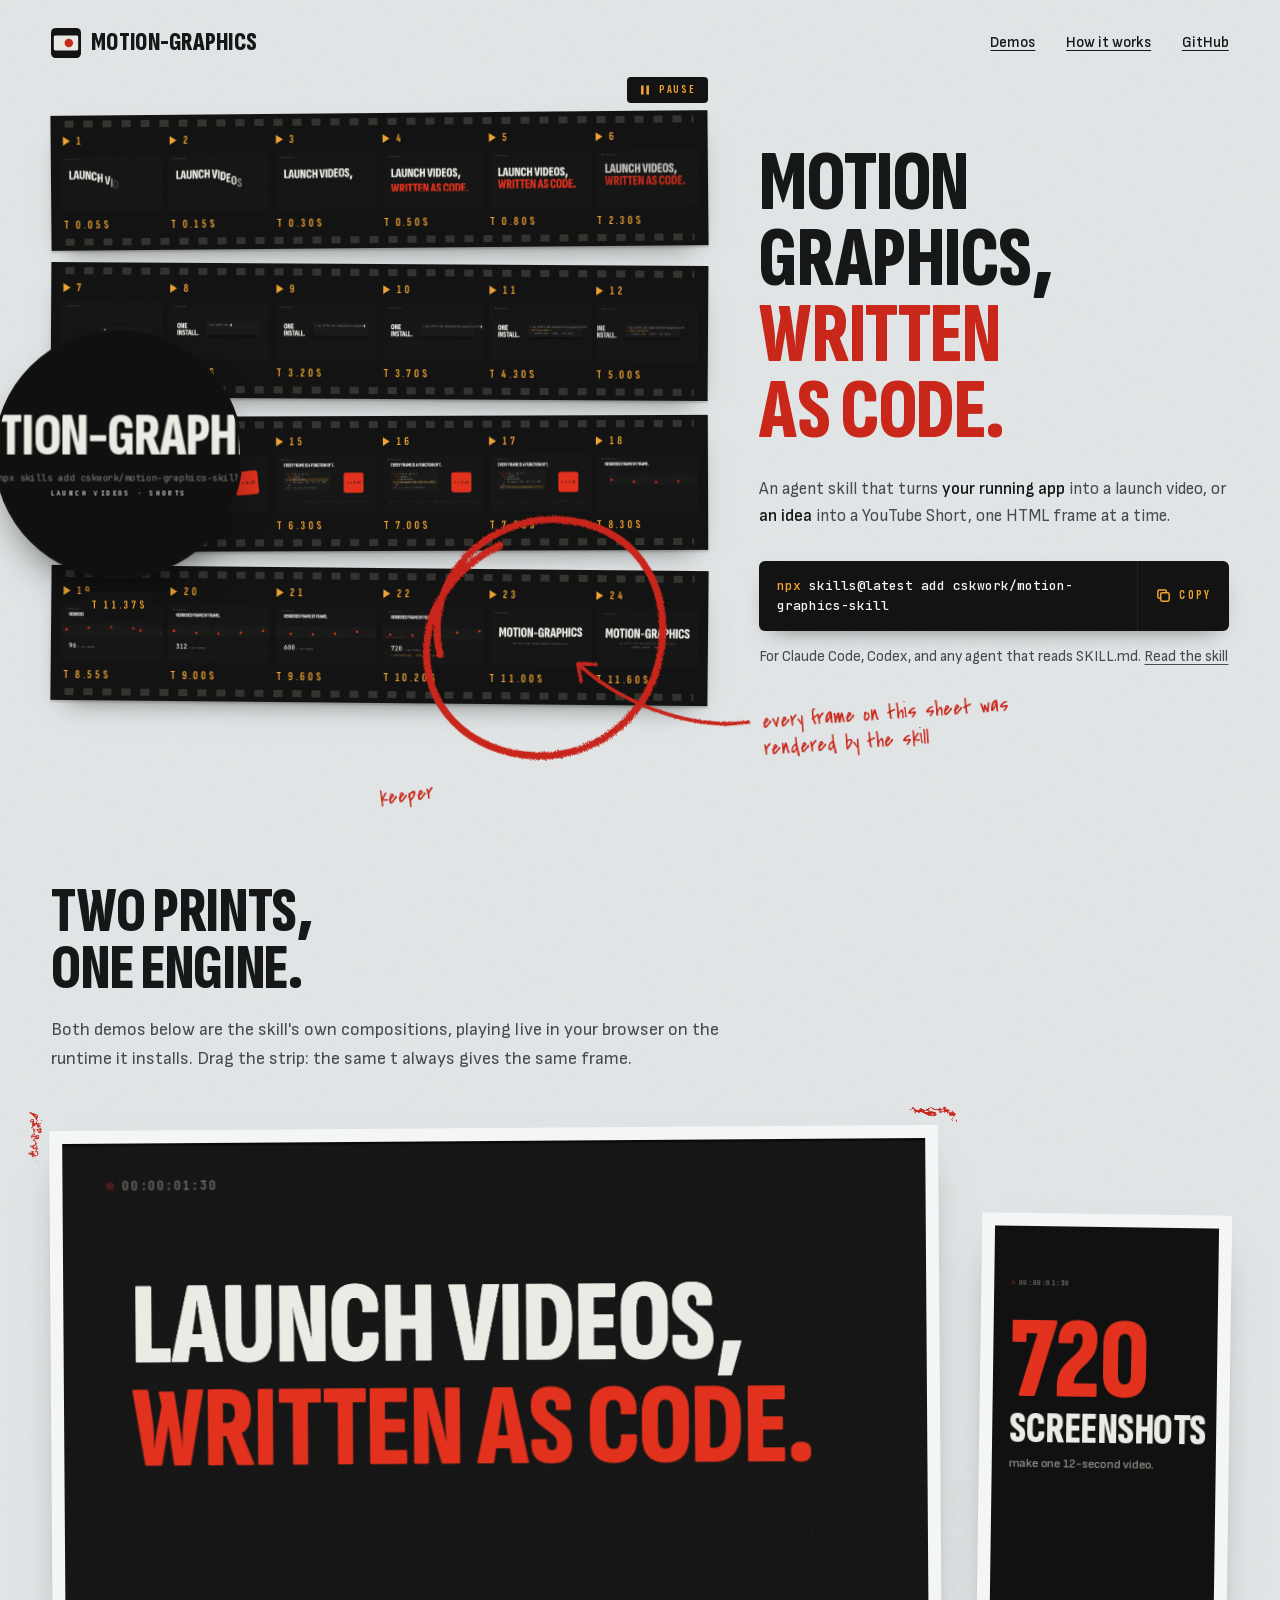
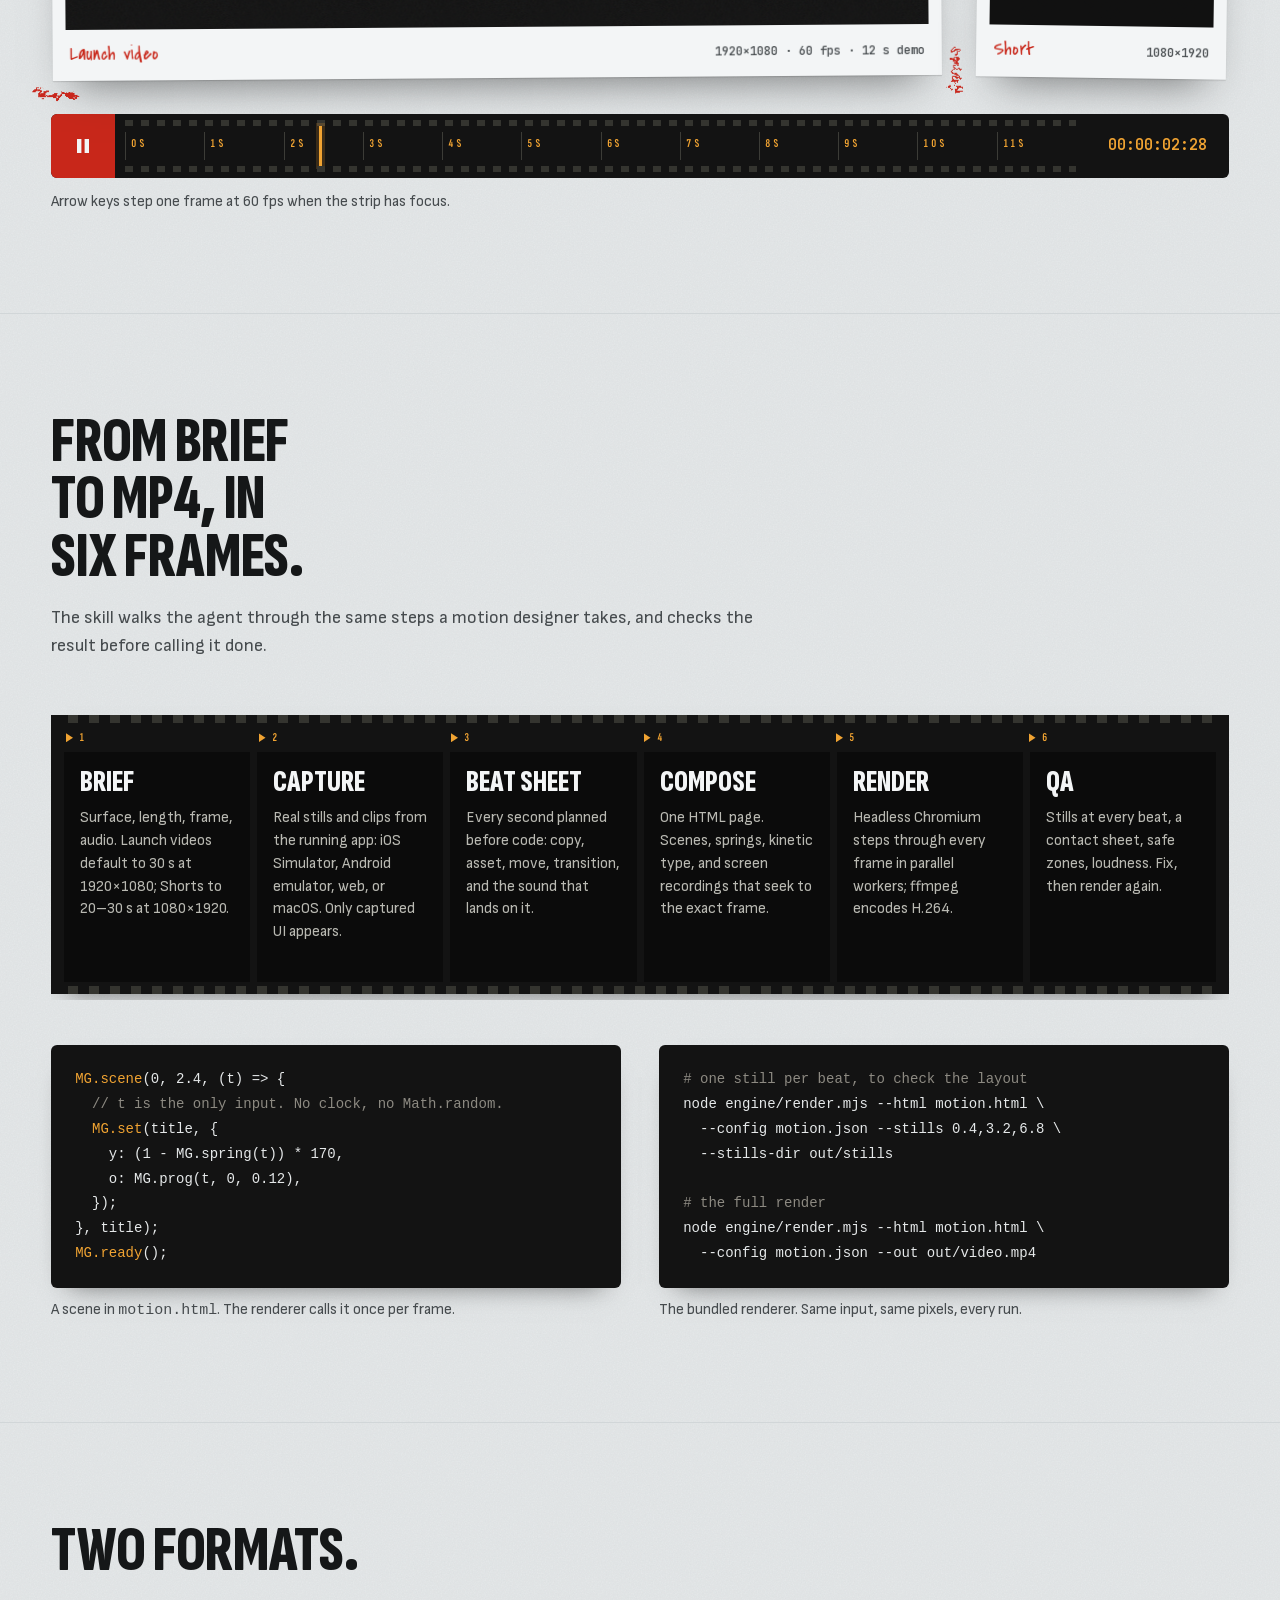
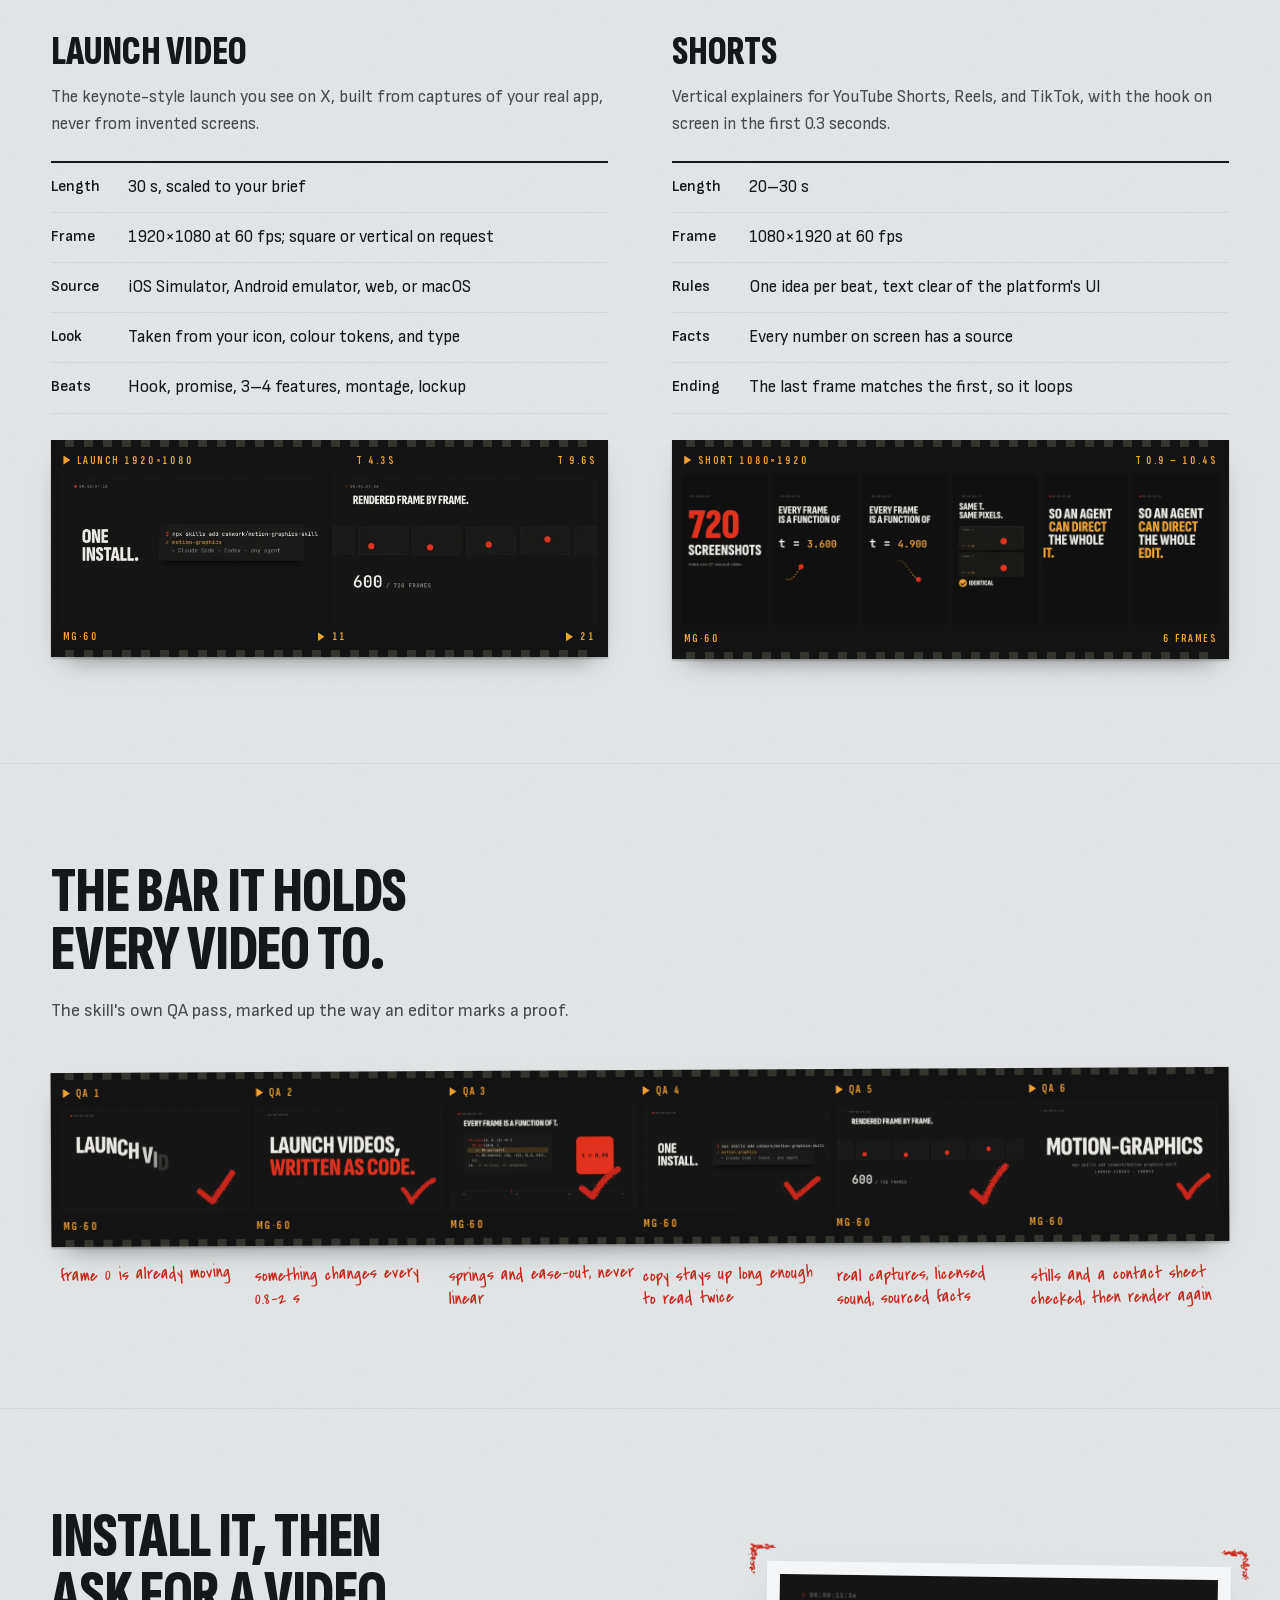
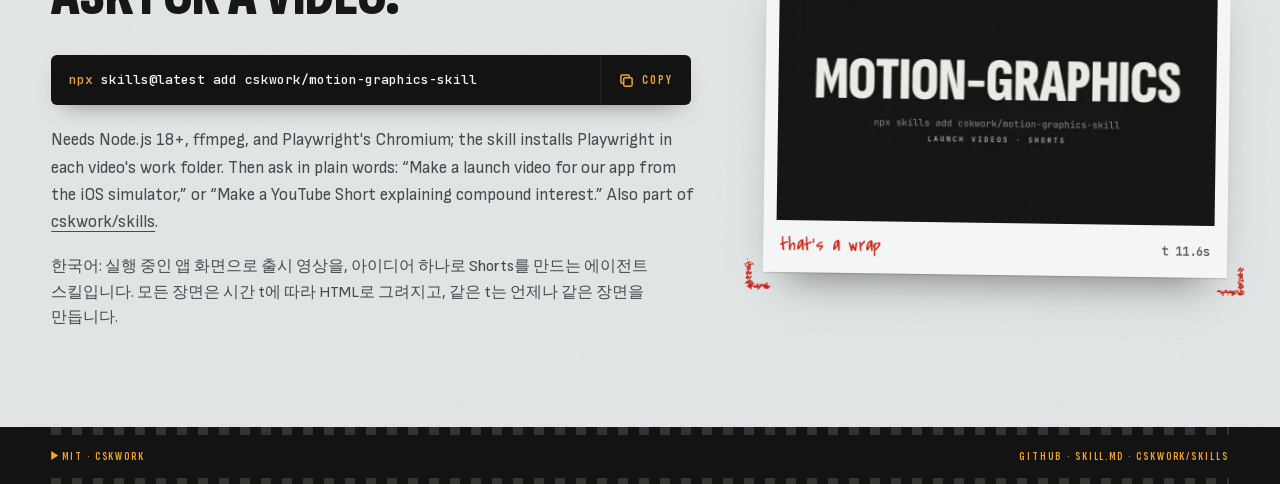
<file: index.html>
<!doctype html>
<html lang="en">
<head>
<meta charset="utf-8">
<meta name="viewport" content="width=device-width, initial-scale=1">
<title>motion-graphics: launch videos and Shorts, written as code</title>
<meta name="description" content="An agent skill for Claude Code, Codex, and any agent: turn your running app into a keynote-style launch video, or an idea into a YouTube Short. Every frame is HTML rendered at a time t.">
<meta property="og:title" content="motion-graphics: launch videos and Shorts, written as code">
<meta property="og:description" content="An agent skill that renders motion-graphics videos frame by frame from HTML. Launch videos from real app captures, and vertical Shorts.">
<meta property="og:image" content="https://cskwork.github.io/motion-graphics-skill/assets/og.jpg">
<meta property="og:url" content="https://cskwork.github.io/motion-graphics-skill/">
<meta name="twitter:card" content="summary_large_image">
<link rel="icon" href="assets/favicon.svg" type="image/svg+xml">
<link rel="preload" href="assets/fonts/sofia-sans-extra-condensed.woff2" as="font" type="font/woff2" crossorigin>
<link rel="stylesheet" href="assets/fonts/fonts.css">
<style>
  :root {
    --paper: #e5e8e9;
    --paper-hi: #f3f5f6;
    --paper-lo: #d1d6d8;
    --ink: #151718;
    --ink-2: #464b4e;
    --rebate: #131313;
    --rebate-2: #222220;
    --hole: #34342f;
    --edge: #f0a332;
    --grease: #c8271a;
    --display: "Sofia Sans Extra Condensed", "Arial Narrow", sans-serif;
    --body: "Sofia Sans", system-ui, sans-serif;
    --mono: "JetBrains Mono", ui-monospace, monospace;
    --hand: "Covered By Your Grace", cursive;
    --gutter: clamp(20px, 4vw, 64px);
    --ease-out: cubic-bezier(.16, 1, .3, 1);
  }
  * { box-sizing: border-box; margin: 0; padding: 0; }
  html { background: var(--paper); color: var(--ink); scroll-behavior: smooth; scrollbar-color: var(--ink-2) var(--paper-lo); }
  @media (prefers-reduced-motion: reduce) { html { scroll-behavior: auto; } }
  body {
    font: 400 1.0625rem/1.6 var(--body);
    background:
      url("data:image/svg+xml,%3Csvg xmlns='http://www.w3.org/2000/svg' width='300' height='300'%3E%3Cfilter id='f'%3E%3CfeTurbulence type='fractalNoise' baseFrequency='.75' numOctaves='2' stitchTiles='stitch'/%3E%3CfeColorMatrix values='0 0 0 0 .3 0 0 0 0 .33 0 0 0 0 .36 0 0 0 .11 0'/%3E%3C/filter%3E%3Crect width='100%25' height='100%25' filter='url(%23f)'/%3E%3C/svg%3E"),
      var(--paper);
    -webkit-font-smoothing: antialiased;
    caret-color: var(--grease);
    overflow-x: hidden;
  }
  ::selection { background: var(--edge); color: var(--rebate); }
  a { color: inherit; text-decoration-thickness: 1px; text-underline-offset: .22em; }
  a:hover { color: var(--grease); }
  :focus-visible { outline: 2px solid var(--grease); outline-offset: 3px; border-radius: 3px; }
  .wrap { width: min(1360px, 100% - 2 * var(--gutter)); margin-inline: auto; }
  .display { font-family: var(--display); font-weight: 850; text-transform: uppercase; line-height: .9; letter-spacing: -.005em; text-wrap: balance; }
  .hand { font-family: var(--hand); color: var(--grease); font-weight: 400; line-height: 1.3; }
  .edge { font-family: var(--display); font-weight: 650; text-transform: uppercase; letter-spacing: .16em; font-size: 12px; color: var(--edge); font-feature-settings: "tnum"; }
  .tri { display: inline-block; width: 7px; height: 9px; background: var(--edge); clip-path: polygon(0 0, 100% 50%, 0 100%); }

  /* Header */
  .top { display: flex; align-items: center; justify-content: space-between; gap: 24px; padding-block: 22px; }
  .mark { display: flex; align-items: center; gap: 10px; font-family: var(--display); font-weight: 850; font-size: 26px; text-transform: uppercase; text-decoration: none; letter-spacing: .01em; }
  .mark svg { width: 30px; height: 30px; }
  .top nav { display: flex; gap: clamp(14px, 2.4vw, 32px); font-weight: 600; font-size: 15px; }

  /* Hero */
  .hero { display: grid; grid-template-columns: minmax(0, 7fr) minmax(0, 5fr); gap: clamp(28px, 4vw, 72px); align-items: center; padding-block: clamp(12px, 3vh, 40px) clamp(56px, 9vh, 112px); }
  .hero-copy { position: relative; }
  .hero h1 { font-size: clamp(3.5rem, 6.6vw, 6rem); }
  .hero h1 em { font-style: normal; color: var(--grease); }
  .lede { margin-top: 26px; max-width: 34em; font-size: clamp(1.0625rem, 1.25vw, 1.1875rem); color: var(--ink-2); }
  .lede strong { color: var(--ink); font-weight: 600; }
  .install { margin-top: 30px; display: flex; align-items: stretch; background: var(--rebate); border-radius: 6px; box-shadow: 0 10px 24px -14px rgba(0,0,0,.6); max-width: 560px; }
  .install code { flex: 1; min-width: 0; padding: 15px 18px; color: var(--paper-hi); font: 500 clamp(13px, 1.02vw, 15px)/1.55 var(--mono); overflow-wrap: anywhere; }
  .install code span { color: var(--edge); }
  .copy { flex: none; display: flex; align-items: center; gap: 8px; padding: 0 18px; border: 0; border-left: 1px solid var(--rebate-2); background: none; color: var(--edge); font: 700 13px/1 var(--display); letter-spacing: .16em; text-transform: uppercase; cursor: pointer; border-radius: 0 6px 6px 0; transition: background .2s var(--ease-out), color .2s var(--ease-out); }
  .copy:hover { background: var(--edge); color: var(--rebate); }
  .copy svg { width: 15px; height: 15px; }
  .copy[data-done] { color: var(--paper-hi); }
  .agents { margin-top: 14px; font-size: 15px; color: var(--ink-2); }
  .note { position: absolute; font-size: clamp(1.25rem, 1.6vw, 1.5rem); transform: rotate(-4deg); pointer-events: none; }
  .note-hero { left: 4px; top: calc(100% + 30px); width: 14em; }
  .note-hero svg { position: absolute; left: -190px; top: -70px; width: 180px; height: 90px; overflow: visible; }

  /* Contact sheet */
  .sheet { --d: clamp(150px, 19vw, 300px); position: relative; display: grid; gap: clamp(10px, 1.3vw, 18px); touch-action: pan-y; }
  .strip { background: var(--rebate); padding: 0 clamp(6px, .8vw, 12px); transform: rotate(var(--tilt, 0deg)); box-shadow: 0 2px 2px rgba(0,0,0,.18), 0 14px 26px -16px rgba(0,0,0,.55); }
  .strip::before, .strip::after { content: ""; display: block; height: 7px; margin-inline: 4px; background: repeating-linear-gradient(90deg, var(--hole) 0 9px, transparent 9px 19px); border-radius: 1px; }
  .strip::before { margin-top: 5px; }
  .strip::after { margin-bottom: 5px; }
  .edge-row { column-gap: clamp(3px, .5vw, 7px); padding: 4px 2px; }
  .edge-row > span { display: flex; align-items: center; gap: 6px; white-space: nowrap; overflow: hidden; }
  .frames, .edge-row { display: grid; grid-template-columns: repeat(6, minmax(0, 1fr)); gap: clamp(3px, .5vw, 7px); }
  .frame { position: relative; aspect-ratio: 16 / 9; background: #0a0a0a; cursor: zoom-in; }
  .frame img { display: block; width: 100%; height: 100%; object-fit: cover; }
  .frame:focus-visible { outline-color: var(--edge); }
  .keeper { position: absolute; left: 0; top: 0; width: calc(var(--d) * 1.18); height: calc(var(--d) * 1.18); z-index: 6; pointer-events: none; }
  .keeper svg { width: 100%; height: 100%; overflow: visible; }
  .draw path { fill: none; stroke: var(--grease); stroke-linecap: round; stroke-linejoin: round; filter: url(#wax); }
  .keeper .hand { position: absolute; left: -6%; bottom: -10%; font-size: clamp(1.2rem, 1.6vw, 1.6rem); transform: rotate(-7deg); }

  .loupe { position: absolute; left: 0; top: 0; width: var(--d); height: var(--d); z-index: 5; pointer-events: none; will-change: transform; }
  .lens { position: absolute; inset: 0; border-radius: 50%; overflow: hidden; background: #0a0a0a;
    box-shadow: 0 0 0 3px var(--rebate), 0 22px 40px -12px rgba(0,0,0,.55); }
  .lens iframe { position: absolute; border: 0; width: 1920px; height: 1080px; transform-origin: 0 0; pointer-events: none; }
  .loupe .edge { position: absolute; left: 50%; top: calc(100% + 16px); transform: translateX(-50%); background: var(--rebate); padding: 4px 8px; border-radius: 3px; white-space: nowrap; }
  .sheet-ctl { position: absolute; right: 0; bottom: calc(100% + 10px); display: flex; gap: 8px; align-items: center; }

  .pill { display: inline-flex; align-items: center; gap: 8px; padding: 7px 12px; border-radius: 4px; border: 0; background: var(--rebate); color: var(--edge); font: 700 12px/1 var(--display); letter-spacing: .16em; text-transform: uppercase; cursor: pointer; transition: background .2s var(--ease-out), color .2s var(--ease-out); }
  .pill:hover { background: var(--edge); color: var(--rebate); }
  .pill svg { width: 12px; height: 12px; }

  /* Sections */
  section { padding-block: clamp(72px, 11vh, 140px); }
  section + section { border-top: 1px solid var(--paper-lo); }
  h2 { font-size: clamp(2.6rem, 5vw, 4.5rem); max-width: 14ch; }
  .sec-lede { margin-top: 18px; max-width: 40em; color: var(--ink-2); font-size: 1.125rem; }

  /* Prints */
  .prints { margin-top: clamp(40px, 6vh, 72px); display: grid; grid-template-columns: minmax(0, 32fr) minmax(0, 9fr); gap: clamp(20px, 3vw, 48px); align-items: end; }
  .print { position: relative; background: var(--paper-hi); padding: clamp(8px, 1vw, 14px); box-shadow: 0 1px 1px rgba(0,0,0,.12), 0 24px 40px -22px rgba(0,0,0,.5); }
  .print:first-child { transform: rotate(-.4deg); }
  .print:last-child { transform: rotate(.8deg); }
  .screen { position: relative; overflow: hidden; background: #0a0a0a; }
  .screen.wide { aspect-ratio: 16 / 9; }
  .screen.tall { aspect-ratio: 9 / 16; }
  .screen iframe { position: absolute; left: 0; top: 0; border: 0; transform-origin: 0 0; pointer-events: none; }
  .screen img { position: absolute; inset: 0; width: 100%; height: 100%; object-fit: cover; }
  .crops { position: absolute; inset: -14px; width: calc(100% + 28px); height: calc(100% + 28px); overflow: visible; pointer-events: none; z-index: 2; }
  .crops path { stroke-width: 3.5; }
  .print figcaption { display: flex; justify-content: space-between; align-items: baseline; gap: 12px; padding: 12px 4px 2px; }
  .print figcaption .hand { font-size: clamp(1.15rem, 1.5vw, 1.45rem); }
  .print figcaption small { font: 500 12px/1 var(--mono); color: var(--ink-2); }

  .transport { margin-top: clamp(28px, 4vh, 44px); display: grid; grid-template-columns: auto 1fr auto; align-items: center; gap: 0; background: var(--rebate); border-radius: 6px; overflow: hidden; }
  .play { display: grid; place-items: center; width: 64px; height: 64px; border: 0; background: var(--grease); color: var(--paper-hi); cursor: pointer; transition: background .2s var(--ease-out); }
  .play:hover { background: #a91f13; }
  .play svg { width: 20px; height: 20px; }
  .play svg[hidden] { display: none; }
  .scrub { position: relative; height: 64px; cursor: ew-resize; touch-action: none; }
  .scrub::before, .scrub::after { content: ""; position: absolute; left: 10px; right: 10px; height: 6px; background: repeating-linear-gradient(90deg, var(--hole) 0 8px, transparent 8px 16px); }
  .scrub::before { top: 6px; } .scrub::after { bottom: 6px; }
  .ticks { position: absolute; inset: 18px 10px; display: grid; grid-template-columns: repeat(12, minmax(0, 1fr)); }
  .ticks span { border-left: 1px solid #3c3c37; padding: 2px 0 0 5px; }
  .head { position: absolute; top: 12px; bottom: 12px; width: 3px; margin-left: -1.5px; background: var(--edge); left: 10px; box-shadow: 0 0 0 3px rgba(240,163,50,.18); }
  .tc { padding: 0 22px; font: 600 15px/1 var(--mono); color: var(--edge); font-feature-settings: "tnum"; white-space: nowrap; }
  .scrub-hint { margin-top: 12px; font-size: 15px; color: var(--ink-2); }

  /* Steps strip */
  .steps { margin-top: clamp(40px, 6vh, 72px); background: var(--rebate); padding: 0 clamp(8px, 1vw, 14px); box-shadow: 0 14px 26px -16px rgba(0,0,0,.55); }
  .steps::before, .steps::after { content: ""; display: block; height: 8px; margin-inline: 4px; background: repeating-linear-gradient(90deg, var(--hole) 0 10px, transparent 10px 21px); }
  .steps::before { margin-top: 6px; } .steps::after { margin-bottom: 6px; }
  .steps-scroll { overflow-x: auto; scrollbar-width: thin; }
  .steps-scroll > div { min-width: 1080px; }
  .steps .edge-row { column-gap: 7px; padding: 5px 2px; }
  .steps ol { list-style: none; display: grid; grid-template-columns: repeat(6, minmax(0, 1fr)); gap: 7px; padding-block: 0 4px; }
  .steps li { background: #0b0b0b; color: var(--paper); padding: 16px 16px 20px; min-height: 230px; display: flex; flex-direction: column; gap: 10px; }
  .steps h3 { font: 850 1.9rem/.95 var(--display); text-transform: uppercase; color: var(--paper-hi); }
  .steps p { font-size: .95rem; line-height: 1.5; color: #b9b9b2; }

  .code-pair { margin-top: clamp(36px, 5vh, 56px); display: grid; grid-template-columns: minmax(0, 1fr) minmax(0, 1fr); gap: clamp(20px, 3vw, 44px); align-items: start; }
  .code-pair pre { background: var(--rebate); color: var(--paper); padding: 22px 24px; border-radius: 6px; font: 400 14px/1.7 var(--mono); overflow-x: auto; box-shadow: 0 14px 26px -18px rgba(0,0,0,.6); }
  .code-pair pre .k { color: var(--edge); }
  .code-pair pre .c { color: #8d8a82; }
  .code-pair figcaption { margin-top: 10px; font-size: 15px; color: var(--ink-2); }

  /* Formats */
  .formats { margin-top: clamp(40px, 6vh, 72px); display: grid; grid-template-columns: minmax(0, 1fr) minmax(0, 1fr); gap: clamp(32px, 5vw, 80px); }
  .format h3 { font: 850 clamp(2rem, 3.2vw, 2.8rem)/.95 var(--display); text-transform: uppercase; }
  .format > p { margin-top: 12px; color: var(--ink-2); max-width: 36em; }
  .spec { margin-top: 22px; display: grid; grid-template-columns: max-content 1fr; border-top: 2px solid var(--ink); }
  .spec dt, .spec dd { padding: 11px 0; border-bottom: 1px solid var(--paper-lo); }
  .spec dt { font: 600 .98rem/1.6 var(--body); padding-right: 28px; }
  .format .strip { margin-top: 26px; }
  .format .edge-row { display: flex; justify-content: space-between; }
  .format .edge-row span { gap: 7px; }
  .mini-frames { display: grid; grid-template-columns: repeat(6, minmax(0, 1fr)); gap: 5px; }
  .mini-frames img { display: block; width: 100%; height: auto; aspect-ratio: 9 / 16; object-fit: cover; }
  .mini-frames.wide { grid-template-columns: repeat(2, minmax(0, 1fr)); }
  .mini-frames.wide img { aspect-ratio: 16 / 9; }

  /* Craft bar */
  .qa { margin-top: clamp(36px, 5vh, 60px); }
  .qa .strip { transform: rotate(-.3deg); }
  .qa .frame { cursor: default; }
  .tick { position: absolute; right: var(--x, 5%); bottom: var(--y, 5%); width: var(--w, 22%); height: auto; overflow: visible; transform: rotate(var(--r, 0deg)); }
  .tick path { stroke-width: 5; }
  .qa-notes { list-style: none; display: grid; grid-template-columns: repeat(6, minmax(0, 1fr)); gap: clamp(3px, .5vw, 7px); padding: 14px clamp(6px, .8vw, 12px) 0; }
  .qa-notes li { font-size: clamp(1.1rem, 1.35vw, 1.3rem); transform: rotate(-1.5deg); }

  /* Close */
  .close { padding-bottom: clamp(64px, 10vh, 120px); }
  .close-grid { display: grid; grid-template-columns: minmax(0, 7fr) minmax(0, 5fr); gap: clamp(32px, 5vw, 80px); align-items: center; }
  .close h2 { max-width: 16ch; }
  .close .install { margin-top: 32px; max-width: 640px; }
  .needs { margin-top: 22px; color: var(--ink-2); max-width: 40em; }
  .ko { margin-top: 18px; color: var(--ink-2); font-size: 1rem; max-width: 40em; word-break: keep-all; }
  .wrap-print { transform: rotate(1.2deg); }
  .wrap-print img { display: block; width: 100%; height: auto; }
  .leader { background: var(--rebate); padding-inline: var(--gutter); }
  .leader::before, .leader::after { content: ""; display: block; height: 8px; background: repeating-linear-gradient(90deg, var(--hole) 0 10px, transparent 10px 21px); }
  .leader::before { margin-top: 6px; } .leader::after { margin-bottom: 6px; }
  .foot { display: flex; flex-wrap: wrap; justify-content: space-between; gap: 10px 24px; padding-block: 12px; }
  .foot a { color: var(--edge); text-decoration: none; }
  .foot a:hover { text-decoration: underline; }

  /* Motion: content is visible by default; .anim only enhances. */
  .anim .strip { animation: advance 1.1s var(--ease-out) both; animation-delay: calc(var(--i) * 90ms); }
  @keyframes advance { from { translate: -6% 0; opacity: .0; } }
  .draw path { stroke-dasharray: 1; stroke-dashoffset: 0; }
  .anim .draw.on path { animation: draw 1.1s var(--ease-out) var(--delay, 0s) both; }
  @keyframes draw { from { stroke-dashoffset: 1; } }
  @media (prefers-reduced-motion: reduce) {
    .anim .strip, .anim .draw.on path { animation: none; }
  }

  /* Responsive */
  @media (max-width: 1100px) {
    .hero { grid-template-columns: minmax(0, 1fr); }
    .hero-copy { order: -1; display: flex; flex-direction: column; }
    .note-hero { position: static; order: 9; margin-top: 26px; width: auto; transform: rotate(-2deg); }
    .note-hero svg { display: none; }
    .sheet { margin-top: 44px; }
    .close-grid { grid-template-columns: minmax(0, 1fr); }
    .wrap-print { width: min(520px, 100%); }
  }
  @media (max-width: 760px) {
    .top nav a:not(:last-child) { display: none; }
    .prints { grid-template-columns: minmax(0, 1fr); }
    .prints .print:last-child { width: min(260px, 70%); justify-self: center; }
    .code-pair, .formats { grid-template-columns: minmax(0, 1fr); }
    .qa .frames, .qa-notes { grid-template-columns: repeat(3, minmax(0, 1fr)); row-gap: 7px; }
    .qa .edge-row { display: none; }
    .edge { font-size: 11px; letter-spacing: .08em; }
    .sheet .edge-row > span:nth-child(even) { visibility: hidden; }
    .steps .edge, .foot.edge { font-size: 12px; }
    .tc { padding: 0 12px; font-size: 13px; }
    .play { width: 52px; height: 52px; }
    .scrub { height: 52px; }
    .ticks span:nth-child(odd) { color: transparent; }
  }
</style>
</head>
<body>
<svg width="0" height="0" style="position:absolute" aria-hidden="true">
  <filter id="wax" x="-10%" y="-10%" width="120%" height="120%">
    <feTurbulence type="fractalNoise" baseFrequency="1.4" numOctaves="2" seed="7" result="n"/>
    <feDisplacementMap in="SourceGraphic" in2="n" scale="2.6"/>
  </filter>
</svg>

<header class="wrap top">
  <a class="mark" href="#">
    <svg viewBox="0 0 64 64" aria-hidden="true"><rect width="64" height="64" rx="10" fill="#131313"/><rect x="6" y="16" width="52" height="32" rx="3" fill="#e9e9e4"/><circle cx="38" cy="32" r="9" fill="#c8271a"/></svg>
    motion-graphics
  </a>
  <nav aria-label="Primary">
    <a href="#prints">Demos</a>
    <a href="#how">How it works</a>
    <a href="https://github.com/cskwork/motion-graphics-skill">GitHub</a>
  </nav>
</header>

<main>
  <div class="wrap hero">
    <div class="sheet" id="sheet" role="group" aria-label="Contact sheet: 24 frames of the launch demo, rendered by the skill's engine every half second. Point at a frame to play it in the loupe.">
      <div class="sheet-ctl"><button class="pill" type="button" data-toggle aria-pressed="true"><svg viewBox="0 0 12 12" aria-hidden="true"><rect x="2" y="1.5" width="2.6" height="9" fill="currentColor"/><rect x="7.4" y="1.5" width="2.6" height="9" fill="currentColor"/></svg><span>Pause</span></button></div>
    </div>
    <div class="hero-copy">
      <p class="hand note note-hero">every frame on this sheet was rendered by the skill
        <svg class="draw arrow" viewBox="0 0 180 90" aria-hidden="true" style="--delay:.9s"><path pathLength="1" stroke-width="3.5" d="M176,82 C130,86 60,64 10,12 M10,12 L28,14 M10,12 L12,30"/></svg>
      </p>
      <h1 class="display">Motion graphics, <em>written as code.</em></h1>
      <p class="lede">An agent skill that turns <strong>your running app</strong> into a launch video, or <strong>an idea</strong> into a YouTube Short, one HTML frame at a time.</p>
      <div class="install">
        <code id="cmd"><span>npx</span> skills@latest add cskwork/motion-graphics-skill</code>
        <button class="copy" type="button" data-copy="npx skills@latest add cskwork/motion-graphics-skill" aria-label="Copy install command">
          <svg viewBox="0 0 16 16" aria-hidden="true"><rect x="5" y="5" width="9" height="9" rx="1.5" fill="none" stroke="currentColor" stroke-width="1.6"/><path d="M11 5V3.5A1.5 1.5 0 0 0 9.5 2h-6A1.5 1.5 0 0 0 2 3.5v6A1.5 1.5 0 0 0 3.5 11H5" fill="none" stroke="currentColor" stroke-width="1.6"/></svg><span>Copy</span>
        </button>
      </div>
      <p class="agents">For Claude Code, Codex, and any agent that reads SKILL.md. <a href="https://github.com/cskwork/motion-graphics-skill/blob/main/skills/motion-graphics/SKILL.md">Read the skill</a></p>
    </div>
  </div>

  <section id="prints">
    <div class="wrap">
      <h2 class="display">Two prints, one engine.</h2>
      <p class="sec-lede">Both demos below are the skill's own compositions, playing live in your browser on the runtime it installs. Drag the strip: the same t always gives the same frame.</p>
      <div class="prints">
        <figure class="print">
          <svg class="crops draw" viewBox="0 0 100 100" preserveAspectRatio="none" aria-hidden="true" style="--delay:.2s"><path pathLength="1" vector-effect="non-scaling-stroke" d="M0,7 L0,0 L4,0 M96,0 L100,0 L100,7 M100,93 L100,100 L96,100 M4,100 L0,100 L0,93"/></svg>
          <div class="screen wide" data-screen data-w="1920" data-h="1080">
            <img src="assets/frames/launch-poster.webp" alt="Launch video demo: the words Launch videos, written as code." width="1600" height="900" loading="lazy">
            <iframe data-src="demo/launch.html" title="Launch video demo, rendered live" tabindex="-1" loading="lazy" width="1920" height="1080"></iframe>
          </div>
          <figcaption><span class="hand">Launch video</span><small>1920×1080 · 60 fps · 12 s demo</small></figcaption>
        </figure>
        <figure class="print">
          <div class="screen tall" data-screen data-w="1080" data-h="1920">
            <img src="assets/frames/shorts-poster.webp" alt="Shorts demo: the number 720 over the word screenshots." width="720" height="1280" loading="lazy">
            <iframe data-src="demo/shorts.html" title="Shorts demo, rendered live" tabindex="-1" loading="lazy" width="1080" height="1920"></iframe>
          </div>
          <figcaption><span class="hand">Short</span><small>1080×1920</small></figcaption>
        </figure>
      </div>
      <div class="transport">
        <button class="play" type="button" data-toggle aria-pressed="true" aria-label="Pause the demos">
          <svg viewBox="0 0 20 20" aria-hidden="true" data-icon-pause><rect x="4" y="3" width="4.4" height="14" fill="currentColor"/><rect x="11.6" y="3" width="4.4" height="14" fill="currentColor"/></svg>
          <svg viewBox="0 0 20 20" aria-hidden="true" data-icon-play hidden><path d="M5 3l12 7-12 7z" fill="currentColor"/></svg>
        </button>
        <div class="scrub" id="scrub" role="slider" tabindex="0" aria-label="Demo time" aria-valuemin="0" aria-valuemax="12" aria-valuenow="0" aria-valuetext="0.00 seconds">
          <div class="ticks edge" aria-hidden="true"></div>
          <div class="head" id="head"></div>
        </div>
        <div class="tc" id="tc" aria-hidden="true">00:00:00:00</div>
      </div>
      <p class="scrub-hint">Arrow keys step one frame at 60 fps when the strip has focus.</p>
    </div>
  </section>

  <section id="how">
    <div class="wrap">
      <h2 class="display">From brief to MP4, in six frames.</h2>
      <p class="sec-lede">The skill walks the agent through the same steps a motion designer takes, and checks the result before calling it done.</p>
      <div class="steps-scroll"><div class="steps">
        <div class="edge-row edge" aria-hidden="true"><span><i class="tri"></i>1</span><span><i class="tri"></i>2</span><span><i class="tri"></i>3</span><span><i class="tri"></i>4</span><span><i class="tri"></i>5</span><span><i class="tri"></i>6</span></div>
        <ol>
          <li><h3>Brief</h3><p>Surface, length, frame, audio. Launch videos default to 30&nbsp;s at 1920×1080; Shorts to 20–30&nbsp;s at 1080×1920.</p></li>
          <li><h3>Capture</h3><p>Real stills and clips from the running app: iOS Simulator, Android emulator, web, or macOS. Only captured UI appears.</p></li>
          <li><h3>Beat sheet</h3><p>Every second planned before code: copy, asset, move, transition, and the sound that lands on it.</p></li>
          <li><h3>Compose</h3><p>One HTML page. Scenes, springs, kinetic type, and screen recordings that seek to the exact frame.</p></li>
          <li><h3>Render</h3><p>Headless Chromium steps through every frame in parallel workers; ffmpeg encodes H.264.</p></li>
          <li><h3>QA</h3><p>Stills at every beat, a contact sheet, safe zones, loudness. Fix, then render again.</p></li>
        </ol>
      </div></div>
      <div class="code-pair">
        <figure>
<pre><code><span class="k">MG.scene</span>(0, 2.4, (t) =&gt; {
  <span class="c">// t is the only input. No clock, no Math.random.</span>
  <span class="k">MG.set</span>(title, {
    y: (1 - MG.spring(t)) * 170,
    o: MG.prog(t, 0, 0.12),
  });
}, title);
<span class="k">MG.ready</span>();</code></pre>
          <figcaption>A scene in <code>motion.html</code>. The renderer calls it once per frame.</figcaption>
        </figure>
        <figure>
<pre><code><span class="c"># one still per beat, to check the layout</span>
node engine/render.mjs --html motion.html \
  --config motion.json --stills 0.4,3.2,6.8 \
  --stills-dir out/stills

<span class="c"># the full render</span>
node engine/render.mjs --html motion.html \
  --config motion.json --out out/video.mp4</code></pre>
          <figcaption>The bundled renderer. Same input, same pixels, every run.</figcaption>
        </figure>
      </div>
    </div>
  </section>

  <section id="formats">
    <div class="wrap">
      <h2 class="display">Two formats.</h2>
      <div class="formats">
        <div class="format">
          <h3>Launch video</h3>
          <p>The keynote-style launch you see on X, built from captures of your real app, never from invented screens.</p>
          <dl class="spec">
            <dt>Length</dt><dd>30 s, scaled to your brief</dd>
            <dt>Frame</dt><dd>1920×1080 at 60 fps; square or vertical on request</dd>
            <dt>Source</dt><dd>iOS Simulator, Android emulator, web, or macOS</dd>
            <dt>Look</dt><dd>Taken from your icon, colour tokens, and type</dd>
            <dt>Beats</dt><dd>Hook, promise, 3–4 features, montage, lockup</dd>
          </dl>
          <div class="strip" aria-hidden="true">
            <div class="edge-row edge"><span><i class="tri"></i>Launch 1920×1080</span><span>t 4.3s</span><span>t 9.6s</span></div>
            <div class="mini-frames wide">
              <img src="assets/frames/launch-11.webp" alt="" loading="lazy" width="480" height="270">
              <img src="assets/frames/launch-21.webp" alt="" loading="lazy" width="480" height="270">
            </div>
            <div class="edge-row edge"><span>MG·60</span><span><i class="tri"></i>11</span><span><i class="tri"></i>21</span></div>
          </div>
        </div>
        <div class="format">
          <h3>Shorts</h3>
          <p>Vertical explainers for YouTube Shorts, Reels, and TikTok, with the hook on screen in the first 0.3 seconds.</p>
          <dl class="spec">
            <dt>Length</dt><dd>20–30 s</dd>
            <dt>Frame</dt><dd>1080×1920 at 60 fps</dd>
            <dt>Rules</dt><dd>One idea per beat, text clear of the platform's UI</dd>
            <dt>Facts</dt><dd>Every number on screen has a source</dd>
            <dt>Ending</dt><dd>The last frame matches the first, so it loops</dd>
          </dl>
          <div class="strip" aria-hidden="true">
            <div class="edge-row edge"><span><i class="tri"></i>Short 1080×1920</span><span>t 0.9 – 10.4s</span></div>
            <div class="mini-frames">
              <img src="assets/frames/shorts-01.webp" alt="" loading="lazy" width="360" height="640">
              <img src="assets/frames/shorts-02.webp" alt="" loading="lazy" width="360" height="640">
              <img src="assets/frames/shorts-03.webp" alt="" loading="lazy" width="360" height="640">
              <img src="assets/frames/shorts-04.webp" alt="" loading="lazy" width="360" height="640">
              <img src="assets/frames/shorts-05.webp" alt="" loading="lazy" width="360" height="640">
              <img src="assets/frames/shorts-06.webp" alt="" loading="lazy" width="360" height="640">
            </div>
            <div class="edge-row edge"><span>MG·60</span><span>6 frames</span></div>
          </div>
        </div>
      </div>
    </div>
  </section>

  <section id="craft">
    <div class="wrap">
      <h2 class="display">The bar it holds every video to.</h2>
      <p class="sec-lede">The skill's own QA pass, marked up the way an editor marks a proof.</p>
      <div class="qa">
        <div class="strip" aria-hidden="true">
          <div class="edge-row edge"><span><i class="tri"></i>QA 1</span><span><i class="tri"></i>QA 2</span><span><i class="tri"></i>QA 3</span><span><i class="tri"></i>QA 4</span><span><i class="tri"></i>QA 5</span><span><i class="tri"></i>QA 6</span></div>
          <div class="frames"><figure class="frame"><img src="assets/frames/launch-01.webp" alt="" width="480" height="270" loading="lazy"><svg class="tick draw" viewBox="0 0 36 30" aria-hidden="true" style="--delay:0.00s;--x:6%;--y:6%;--w:22%;--r:-6deg"><path pathLength="1" d="M3,16 L13,26 L33,3"/></svg></figure><figure class="frame"><img src="assets/frames/launch-05.webp" alt="" width="480" height="270" loading="lazy"><svg class="tick draw" viewBox="0 0 36 30" aria-hidden="true" style="--delay:0.12s;--x:4%;--y:5%;--w:18%;--r:4deg"><path pathLength="1" d="M2,14 C6,17 9,22 12,27 C17,17 24,8 34,2"/></svg></figure><figure class="frame"><img src="assets/frames/launch-15.webp" alt="" width="480" height="270" loading="lazy"><svg class="tick draw" viewBox="0 0 36 30" aria-hidden="true" style="--delay:0.24s;--x:8%;--y:7%;--w:24%;--r:-2deg"><path pathLength="1" d="M4,18 L12,25 C18,15 26,7 33,4"/></svg></figure><figure class="frame"><img src="assets/frames/launch-11.webp" alt="" width="480" height="270" loading="lazy"><svg class="tick draw" viewBox="0 0 36 30" aria-hidden="true" style="--delay:0.36s;--x:5%;--y:6%;--w:20%;--r:9deg"><path pathLength="1" d="M2,15 C7,19 10,23 13,26 L31,5"/></svg></figure><figure class="frame"><img src="assets/frames/launch-21.webp" alt="" width="480" height="270" loading="lazy"><svg class="tick draw" viewBox="0 0 36 30" aria-hidden="true" style="--delay:0.48s;--x:7%;--y:4%;--w:23%;--r:-10deg"><path pathLength="1" d="M3,17 L11,27 C16,18 22,10 34,1"/></svg></figure><figure class="frame"><img src="assets/frames/launch-24.webp" alt="" width="480" height="270" loading="lazy"><svg class="tick draw" viewBox="0 0 36 30" aria-hidden="true" style="--delay:0.60s;--x:4%;--y:5%;--w:19%;--r:3deg"><path pathLength="1" d="M4,14 C8,18 11,22 13,26 C18,16 26,8 33,3"/></svg></figure></div>
          <div class="edge-row edge"><span>MG·60</span><span>MG·60</span><span>MG·60</span><span>MG·60</span><span>MG·60</span><span>MG·60</span></div>
        </div>
        <ol class="qa-notes"><li class="hand">frame 0 is already moving</li><li class="hand">something changes every 0.8–2 s</li><li class="hand">springs and ease-out, never linear</li><li class="hand">copy stays up long enough to read twice</li><li class="hand">real captures, licensed sound, sourced facts</li><li class="hand">stills and a contact sheet checked, then render again</li></ol>
      </div>
    </div>
  </section>

  <section class="close" id="install">
    <div class="wrap close-grid">
      <div>
        <h2 class="display">Install it, then ask for a video.</h2>
        <div class="install">
          <code><span>npx</span> skills@latest add cskwork/motion-graphics-skill</code>
          <button class="copy" type="button" data-copy="npx skills@latest add cskwork/motion-graphics-skill" aria-label="Copy install command">
            <svg viewBox="0 0 16 16" aria-hidden="true"><rect x="5" y="5" width="9" height="9" rx="1.5" fill="none" stroke="currentColor" stroke-width="1.6"/><path d="M11 5V3.5A1.5 1.5 0 0 0 9.5 2h-6A1.5 1.5 0 0 0 2 3.5v6A1.5 1.5 0 0 0 3.5 11H5" fill="none" stroke="currentColor" stroke-width="1.6"/></svg><span>Copy</span>
          </button>
        </div>
        <p class="needs">Needs Node.js 18+, ffmpeg, and Playwright's Chromium; the skill installs Playwright in each video's work folder. Then ask in plain words: “Make a launch video for our app from the iOS simulator,” or “Make a YouTube Short explaining compound interest.” Also part of <a href="https://cskwork.github.io/skills/">cskwork/skills</a>.</p>
        <p class="ko" lang="ko">한국어: 실행 중인 앱 화면으로 출시 영상을, 아이디어 하나로 Shorts를 만드는 에이전트 스킬입니다. 모든 장면은 시간 t에 따라 HTML로 그려지고, 같은 t는 언제나 같은 장면을 만듭니다.</p>
      </div>
      <figure class="print wrap-print">
        <svg class="crops draw" viewBox="0 0 100 100" preserveAspectRatio="none" aria-hidden="true"><path pathLength="1" vector-effect="non-scaling-stroke" d="M0,7 L0,0 L4,0 M96,0 L100,0 L100,7 M100,93 L100,100 L96,100 M4,100 L0,100 L0,93"/></svg>
        <img src="assets/frames/launch-24.webp" alt="The last frame of the launch demo: the motion-graphics wordmark and its install command." width="480" height="270" loading="lazy">
        <figcaption><span class="hand">that's a wrap</span><small>t 11.6s</small></figcaption>
      </figure>
    </div>
  </section>
</main>
<footer class="leader">
  <div class="foot edge">
    <span><i class="tri"></i> MIT · cskwork</span>
    <span><a href="https://github.com/cskwork/motion-graphics-skill">GitHub</a> · <a href="https://github.com/cskwork/motion-graphics-skill/blob/main/skills/motion-graphics/SKILL.md">SKILL.md</a> · <a href="https://cskwork.github.io/skills/">cskwork/skills</a></span>
  </div>
</footer>

<script>
(() => {
  const DUR = 12, FPS = 60;
  const reduce = matchMedia("(prefers-reduced-motion: reduce)").matches;
  const $ = (s, r = document) => r.querySelector(s);
  const $$ = (s, r = document) => [...r.querySelectorAll(s)];
  const pad = (n) => String(n).padStart(2, "0");
  const tcode = (t) => `00:00:${pad(Math.floor(t))}:${pad(Math.floor(t * FPS) % FPS)}`;
  document.documentElement.classList.add("anim");

  // Contact sheet: four strips of six real renders, sampled across every beat.
  const sheet = $("#sheet");
  const TIMES = [0.05, 0.15, 0.3, 0.5, 0.8, 2.3, 2.55, 2.85, 3.2, 3.7, 4.3, 5, 5.3, 5.7, 6.3, 7, 7.8, 8.3, 8.55, 9, 9.6, 10.2, 11, 11.6];
  const KEEP = 22, PARK = KEEP;
  for (let s = 0; s < 4; s++) {
    const strip = document.createElement("div");
    strip.className = "strip";
    strip.style.setProperty("--tilt", ["-.5deg", ".35deg", "-.2deg", ".55deg"][s]);
    strip.style.setProperty("--i", s);
    const top = `<div class="edge-row edge" aria-hidden="true">${[0,1,2,3,4,5].map((k) => `<span><i class="tri"></i>${s * 6 + k + 1}</span>`).join("")}</div>`;
    let frames = '<div class="frames">';
    for (let k = 0; k < 6; k++) {
      const i = s * 6 + k, t = TIMES[i];
      frames += `<figure class="frame" data-t="${t}" tabindex="0" aria-label="Frame at ${t} seconds"><img src="assets/frames/launch-${pad(i + 1)}.webp" alt="" width="480" height="270"></figure>`;
    }
    frames += "</div>";
    const bottom = `<div class="edge-row edge" aria-hidden="true">${[0,1,2,3,4,5].map((k) => `<span>t ${TIMES[s * 6 + k].toFixed(2)}s</span>`).join("")}</div>`;
    strip.innerHTML = top + frames + bottom;
    sheet.appendChild(strip);
  }
  const loupe = document.createElement("div");
  loupe.className = "loupe";
  loupe.setAttribute("aria-hidden", "true");
  loupe.innerHTML = '<div class="lens"><iframe data-src="demo/launch.html" title="Loupe: launch demo" tabindex="-1" width="1920" height="1080"></iframe></div><span class="edge" data-readout>t 1.5s</span>';
  sheet.appendChild(loupe);
  const keeper = document.createElement("div");
  keeper.className = "keeper";
  keeper.setAttribute("aria-hidden", "true");
  keeper.innerHTML = '<svg class="draw" viewBox="0 0 200 200" style="--delay:1.1s"><path pathLength="1" stroke-width="5" d="M30,112 C18,58 64,16 112,18 C164,20 192,62 184,110 C176,160 132,188 88,182 C42,176 14,140 22,96 C26,72 46,48 72,36"/></svg><span class="hand">keeper</span>';
  sheet.appendChild(keeper);

  // Clock shared by every live composition.
  const state = { playing: !reduce, t: reduce ? 1.6 : 0, loupeBase: TIMES[PARK], loupeClock: reduce ? 0.6 : 0, parked: true };
  const live = [];
  const attach = (iframe, getT, w, h, box) => {
    const entry = { iframe, getT, w, h, box, win: null, visible: true, last: -1 };
    iframe.addEventListener("load", () => {
      try { entry.win = iframe.contentWindow; void entry.win.document; }
      catch { entry.win = null; }
      if (!entry.win || !entry.win.renderAt) {
        // file:// or cross-origin: let the composition run its own clock.
        if (!iframe.src.includes("play=1")) iframe.src = iframe.dataset.src + "?play=1";
        entry.win = null;
      }
      iframe.previousElementSibling?.tagName === "IMG" && (iframe.previousElementSibling.style.visibility = "hidden");
    });
    iframe.src = iframe.dataset.src;
    if ("IntersectionObserver" in window) new IntersectionObserver(([e]) => (entry.visible = e.isIntersecting)).observe(box);
    live.push(entry);
    return entry;
  };
  const fit = (entry, cover) => {
    const r = entry.box.getBoundingClientRect();
    const k = cover ? Math.max(r.width / entry.w, r.height / entry.h) : r.width / entry.w;
    entry.iframe.style.transform = `translate(${(r.width - entry.w * k) / 2}px, ${(r.height - entry.h * k) / 2}px) scale(${k})`;
  };

  $$("[data-screen]").forEach((box) => {
    const e = attach($("iframe", box), () => state.t, +box.dataset.w, +box.dataset.h, box);
    new ResizeObserver(() => fit(e, false)).observe(box);
  });
  // Parked on the keeper, the loupe loops the lockup beat; elsewhere it plays on from the frame under it.
  const LOCK = [10.45, 1.55];
  const lensTime = () => state.parked ? LOCK[0] + (state.loupeClock % LOCK[1]) : (state.loupeBase + state.loupeClock) % DUR;
  const lensEntry = attach($("iframe", loupe), lensTime, 1920, 1080, $(".lens", loupe));
  new ResizeObserver(() => fit(lensEntry, true)).observe($(".lens", loupe));

  // Loupe: parks on a frame, follows the pointer, plays from the frame under it.
  const readout = $("[data-readout]", loupe);
  const frames = $$(".frame", sheet);
  const pos = { x: 0, y: 0, tx: 0, ty: 0, init: false };
  const target = (el) => {
    const s = sheet.getBoundingClientRect(), r = el.getBoundingClientRect(), d = loupe.offsetWidth;
    pos.tx = r.left - s.left + r.width / 2 - d / 2;
    pos.ty = r.top - s.top + r.height / 2 - d / 2;
  };
  const pick = (el) => {
    const t = +el.dataset.t;
    if (state.parked || t !== state.loupeBase) { state.loupeBase = t; state.loupeClock = 0; }
    state.parked = false;
    target(el);
  };
  frames.forEach((f) => {
    f.addEventListener("pointerenter", () => pick(f));
    f.addEventListener("focus", () => pick(f));
    f.addEventListener("click", () => pick(f));
  });
  sheet.addEventListener("pointermove", (e) => {
    if (e.pointerType !== "mouse") return;
    const s = sheet.getBoundingClientRect(), d = loupe.offsetWidth;
    pos.tx = e.clientX - s.left - d / 2;
    pos.ty = e.clientY - s.top - d / 2;
  });
  const park = () => { if (!state.parked) { state.parked = true; state.loupeClock = 0; } target(frames[PARK]); };
  const placeKeeper = () => {
    const s = sheet.getBoundingClientRect(), r = frames[KEEP].getBoundingClientRect(), d = keeper.offsetWidth;
    keeper.style.transform = `translate(${r.left - s.left + r.width / 2 - d / 2}px, ${r.top - s.top + r.height / 2 - d / 2}px)`;
  };
  sheet.addEventListener("pointerleave", park);
  new ResizeObserver(() => { park(); placeKeeper(); pos.x = pos.tx; pos.y = pos.ty; }).observe(sheet);

  // Play / pause, everywhere at once.
  const toggles = $$("[data-toggle]");
  const setPlaying = (on) => {
    state.playing = on;
    toggles.forEach((b) => {
      b.setAttribute("aria-pressed", String(on));
      const label = $("span", b);
      if (label) label.textContent = on ? "Pause" : "Play";
      if (b.classList.contains("play")) {
        b.setAttribute("aria-label", on ? "Pause the demos" : "Play the demos");
        $("[data-icon-pause]", b).hidden = !on;
        $("[data-icon-play]", b).hidden = on;
      }
    });
  };
  toggles.forEach((b) => b.addEventListener("click", () => setPlaying(!state.playing)));
  setPlaying(state.playing);

  // Scrub strip.
  const scrub = $("#scrub"), head = $("#head"), tc = $("#tc");
  $(".ticks", scrub).innerHTML = [...Array(12)].map((_, i) => `<span>${i}s</span>`).join("");
  const seek = (clientX) => {
    const r = scrub.getBoundingClientRect();
    state.t = Math.min(DUR - 1 / FPS, Math.max(0, ((clientX - r.left - 10) / (r.width - 20)) * DUR));
  };
  scrub.addEventListener("pointerdown", (e) => {
    scrub.setPointerCapture(e.pointerId);
    state.wasPlaying = state.playing; setPlaying(false); seek(e.clientX);
    const move = (ev) => seek(ev.clientX);
    const up = () => { scrub.removeEventListener("pointermove", move); scrub.removeEventListener("pointerup", up); };
    scrub.addEventListener("pointermove", move);
    scrub.addEventListener("pointerup", up);
  });
  scrub.addEventListener("keydown", (e) => {
    const step = e.shiftKey ? 1 : 1 / FPS;
    if (e.key === "ArrowRight") state.t = Math.min(DUR - 1 / FPS, state.t + step);
    else if (e.key === "ArrowLeft") state.t = Math.max(0, state.t - step);
    else if (e.key === "Home") state.t = 0;
    else if (e.key === " ") setPlaying(!state.playing);
    else return;
    e.preventDefault();
    if (e.key !== " ") setPlaying(false);
  });

  // Copy buttons.
  $$("[data-copy]").forEach((b) => b.addEventListener("click", async () => {
    const label = $("span", b);
    try { await navigator.clipboard.writeText(b.dataset.copy); label.textContent = "Copied"; b.dataset.done = ""; }
    catch { label.textContent = "Select it"; }
    setTimeout(() => { label.textContent = "Copy"; delete b.dataset.done; }, 1800);
  }));

  // Grease-pencil marks draw on when they enter the view.
  // Marks are visible by default; entering the view replays them as a draw-on.
  const drawIO = new IntersectionObserver((es) => es.forEach((e) => e.isIntersecting && (e.target.classList.add("on"), drawIO.unobserve(e.target))), { threshold: 0 });
  const watchDraw = () => $$(".draw:not(.on)").forEach((d) => drawIO.observe(d));
  watchDraw();

  let prev = null;
  const frame = (now) => {
    const dt = prev === null ? 0 : Math.min(0.1, (now - prev) / 1000);
    prev = now;
    if (state.playing) { state.t = (state.t + dt) % DUR; state.loupeClock += dt; }
    if (!pos.init) { pos.x = pos.tx; pos.y = pos.ty; pos.init = true; }
    const k = reduce ? 1 : 1 - Math.pow(0.0008, dt);
    pos.x += (pos.tx - pos.x) * k; pos.y += (pos.ty - pos.y) * k;
    loupe.style.transform = `translate3d(${pos.x}px, ${pos.y}px, 0)`;
    const lt = lensTime();
    readout.textContent = `t ${lt.toFixed(2)}s`;
    for (const e of live) {
      if (!e.win || !e.visible || !e.win.__mgReady) continue;
      const t = e.getT();
      if (t !== e.last) { e.win.renderAt(t); e.last = t; }
    }
    head.style.left = `calc(10px + (100% - 20px) * ${state.t / DUR})`;
    tc.textContent = tcode(state.t);
    scrub.setAttribute("aria-valuenow", state.t.toFixed(2));
    scrub.setAttribute("aria-valuetext", `${state.t.toFixed(2)} seconds`);
    requestAnimationFrame(frame);
  };
  requestAnimationFrame(frame);
})();
</script>
</body>
</html>
</file>
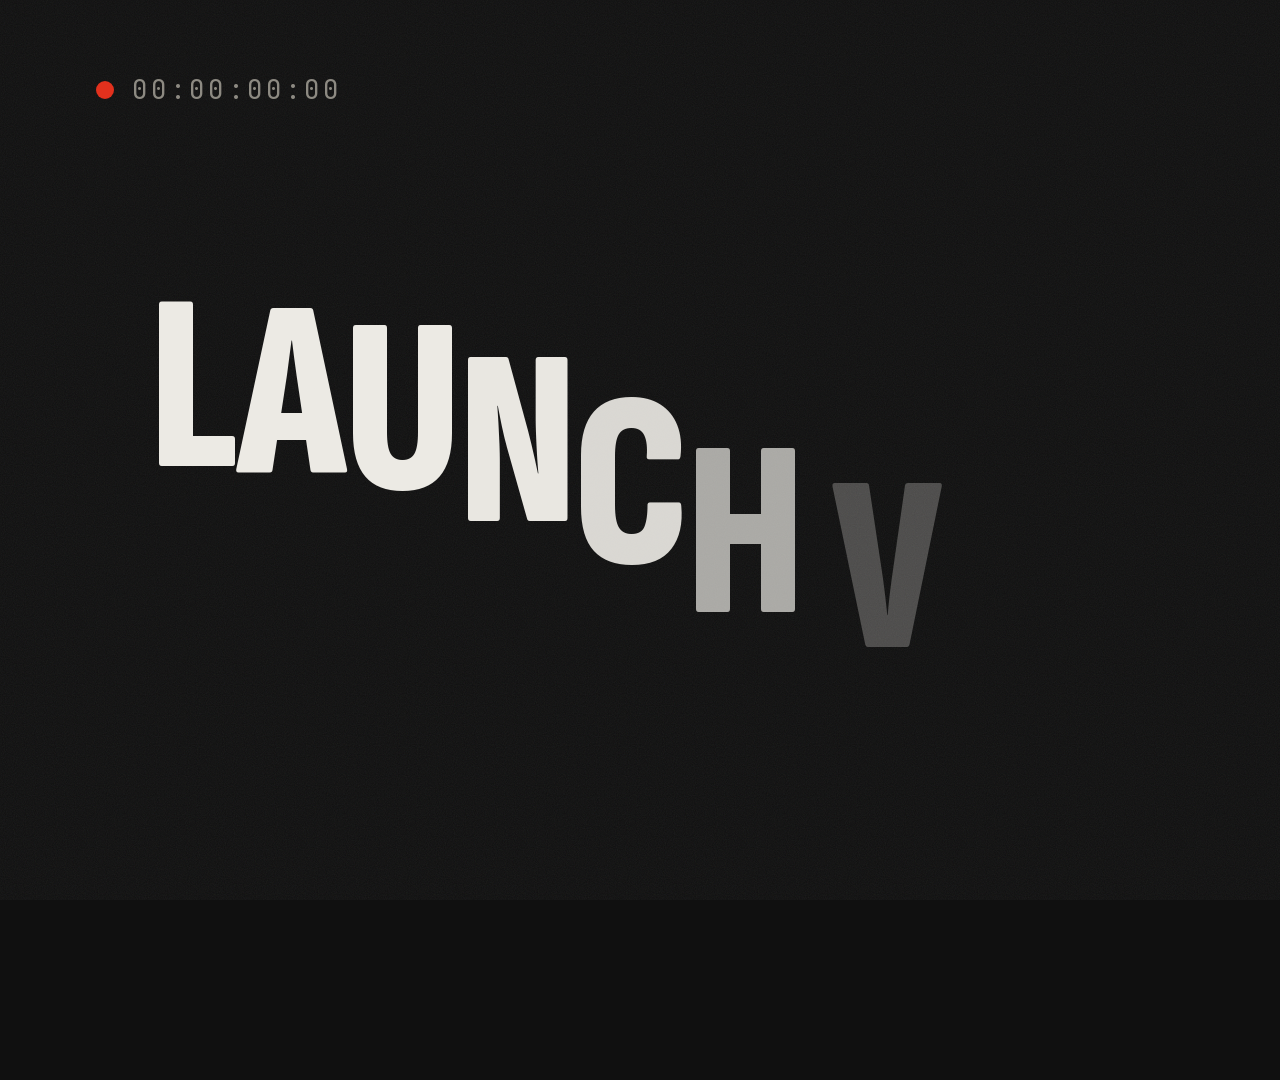
<file: demo/launch.html>
<!doctype html>
<html lang="en">
<head>
<meta charset="utf-8">
<title>Launch video demo</title>
<script>window.MG_CONFIG = window.MG_CONFIG || { size: [1920, 1080], fps: 60, duration: 12 };</script>
<link rel="stylesheet" href="../assets/fonts/fonts.css">
<link rel="stylesheet" href="../skills/motion-graphics/engine/runtime.css">
<script src="../skills/motion-graphics/engine/runtime.js"></script>
<style>
  :root { --ink: #eceae4; --bg: #101010; --red: #e2311d; --amber: #f0a332; --dim: #8d8a82; --card: #1a1a19; }
  body { background: var(--bg); color: var(--ink); font-family: "Sofia Sans", sans-serif; }
  .lv-stage { position: absolute; inset: 0; perspective: 1800px; }
  .lv-grain { position: absolute; inset: 0; opacity: .07; mix-blend-mode: overlay;
    background-image: url("data:image/svg+xml,%3Csvg xmlns='http://www.w3.org/2000/svg' width='220' height='220'%3E%3Cfilter id='n'%3E%3CfeTurbulence type='fractalNoise' baseFrequency='.9' numOctaves='3' stitchTiles='stitch'/%3E%3C/filter%3E%3Crect width='100%25' height='100%25' filter='url(%23n)'/%3E%3C/svg%3E"); }
  .lv-display { font-family: "Sofia Sans Extra Condensed", sans-serif; font-weight: 850; text-transform: uppercase;
    line-height: .86; letter-spacing: -.01em; white-space: nowrap; }
  .lv-mono { font-family: "JetBrains Mono", monospace; }
  .lv-rec { position: absolute; left: 96px; top: 72px; display: flex; gap: 18px; align-items: center;
    font-size: 26px; letter-spacing: .12em; color: var(--dim); }
  .lv-rec i { width: 18px; height: 18px; border-radius: 50%; background: var(--red); display: block; }

  .lv-hook { position: absolute; left: 150px; top: 300px; transform-origin: 0 50%; }
  .lv-hook-a { font-size: 250px; }
  .lv-hook-mask { overflow: hidden; padding-bottom: 12px; margin-top: 6px; }
  .lv-hook-b { font-size: 250px; color: var(--red); display: block; }

  .lv-term { position: absolute; left: 700px; top: 360px; width: 1060px;
    background: var(--card); border-radius: 24px;
    box-shadow: 0 40px 70px -30px rgba(0,0,0,.8); padding: 44px 52px; transform-style: preserve-3d; }
  .lv-term-line { font-size: 40px; line-height: 1.5; white-space: pre; }
  .lv-term-line .lv-p { color: var(--red); }
  .lv-term-ok { color: var(--amber); }
  .lv-caret { display: inline-block; width: 22px; height: 46px; background: var(--ink); vertical-align: -8px; margin-left: 4px; }
  .lv-side { position: absolute; left: 150px; top: 390px; font-size: 150px; }

  .lv-code { position: absolute; left: 150px; top: 290px; width: 900px; padding: 44px 50px;
    background: var(--card); border-radius: 24px; font-size: 32px; line-height: 1.6; }
  .lv-code div { white-space: pre; border-radius: 8px; padding: 0 14px; margin: 0 -14px; }
  .lv-code .lv-k { color: var(--red); }
  .lv-code .lv-c { color: var(--dim); }
  .lv-target { position: absolute; left: 1300px; top: 330px; width: 380px; height: 380px; border-radius: 44px;
    background: var(--red); display: grid; place-items: center; color: var(--bg); font-size: 56px; font-weight: 600; }
  .lv-track { position: absolute; left: 150px; right: 150px; top: 880px; height: 4px; background: #2c2b27; }
  .lv-head { position: absolute; top: -22px; width: 4px; height: 48px; background: var(--red); }
  .lv-tick { position: absolute; top: 18px; font-size: 22px; color: var(--dim); transform: translateX(-50%); }
  .lv-cap { position: absolute; left: 150px; top: 150px; font-size: 92px; }

  .lv-strip { position: absolute; left: 0; top: 380px; display: flex; gap: 28px; }
  .lv-frame { width: 360px; height: 203px; border-radius: 16px; background: var(--card); border: 2px solid #2c2b27;
    position: relative; overflow: hidden; flex: none; }
  .lv-frame i { position: absolute; width: 46px; height: 46px; border-radius: 50%; background: var(--red); top: 78px; }
  .lv-count { position: absolute; left: 150px; top: 700px; font-size: 120px; font-weight: 600; font-feature-settings: "tnum"; }
  .lv-count small { font-size: 40px; color: var(--dim); margin-left: 24px; letter-spacing: .08em; }
  .lv-done { position: absolute; left: 150px; top: 880px; font-size: 44px; color: var(--amber); }

  .lv-lock { position: absolute; inset: 0; display: grid; place-items: center; text-align: center; }
  .lv-lock-word { font-size: 260px; }
  .lv-lock-word .lv-dash { color: var(--red); }
  .lv-lock-cmd { margin-top: 40px; font-size: 40px; color: var(--dim); }
  .lv-lock-tags { margin-top: 22px; font-size: 30px; letter-spacing: .3em; text-transform: uppercase; }
</style>
</head>
<body>
<div class="lv-stage">

  <div class="lv-hook" id="hook">
    <div class="lv-display lv-hook-a" id="hookA">Launch videos,</div>
    <div class="lv-hook-mask"><span class="lv-display lv-hook-b" id="hookB">written as code.</span></div>
  </div>

  <div id="s2">
    <div class="lv-display lv-side" id="side">One<br>install.</div>
    <div class="lv-term lv-mono" id="term">
      <div class="lv-term-line"><span class="lv-p">$ </span><span id="typed"></span><span class="lv-caret" id="caret"></span></div>
      <div class="lv-term-line lv-term-ok" id="ok1">✓ motion-graphics</div>
      <div class="lv-term-line" id="ok2" style="color:var(--dim)">  → Claude Code · Codex · any agent</div>
    </div>
  </div>

  <div id="s3">
    <div class="lv-display lv-cap" id="cap3">Every frame is a function of t.</div>
    <div class="lv-code lv-mono" id="code">
      <div id="c1"><span class="lv-k">MG.scene</span>(0, 3, (t) =&gt; {</div>
      <div id="c2">  <span class="lv-k">MG.set</span>(card, {</div>
      <div id="c3">    s: MG.spring(t),</div>
      <div id="c4">    r: MG.tween(t, [[0, -12], [1.2, 0]]),</div>
      <div id="c5">  });</div>
      <div id="c6">});  <span class="lv-c">// no clock, no randomness</span></div>
    </div>
    <div class="lv-target lv-mono" id="target">t = 0.00</div>
    <div class="lv-track" id="track"><div class="lv-head" id="head"></div></div>
  </div>

  <div id="s4">
    <div class="lv-display lv-cap" id="cap4">Rendered frame by frame.</div>
    <div class="lv-strip" id="strip"></div>
    <div class="lv-count lv-mono" id="count">0<small>/ 720 FRAMES</small></div>
    <div class="lv-done lv-mono" id="done">✓ out/video.mp4 · 1920×1080 · 60 fps</div>
  </div>

  <div class="lv-lock" id="lock">
    <div>
      <div class="lv-display lv-lock-word" id="word">motion<span class="lv-dash">-</span>graphics</div>
      <div class="lv-mono lv-lock-cmd" id="cmd">npx skills add cskwork/motion-graphics-skill</div>
      <div class="lv-mono lv-lock-tags" id="tags">Launch videos · Shorts</div>
    </div>
  </div>

  <div class="lv-grain"></div>
  <div class="lv-rec lv-mono"><i id="dot"></i><span id="tc">00:00:00:00</span></div>
</div>
<script>
  const $ = (s) => document.getElementById(s);
  const { prog, spring, tween, set, ease } = MG;
  const slam = (t, k = 420) => spring(t, { stiffness: k, damping: 1.2 * Math.sqrt(k) });
  const glide = (t, k = 160) => spring(t, { stiffness: k, damping: 1.75 * Math.sqrt(k) });
  const pad = (n, w = 2) => String(n).padStart(w, "0");

  // Background, timecode, tally light.
  MG.always((t) => {
    const f = Math.floor(t * 60);
    $("tc").textContent = `00:00:${pad(Math.floor(t))}:${pad(f % 60)}`;
    $("dot").style.opacity = Math.floor(t * 2) % 2 ? 0.25 : 1;
  });

  // 1. Hook (already moving on frame 0).
  const hookChars = MG.split($("hookA"));
  MG.scene(0, 2.45, (l) => {
    const t = l + 0.18;
    hookChars.forEach((c, i) => {
      const p = slam(t - i * 0.028);
      set(c, { y: (1 - p) * 170, o: prog(t, i * 0.028, i * 0.028 + 0.12) });
    });
    set($("hookB"), { y: (1 - prog(t, 0.55, 1.15, "outExpo")) * 280 });
    const out = prog(l, 2.1, 2.45, "inCubic");
    set($("hook"), { s: 1 + l * 0.02, y: -out * 260, o: 1 - out, blur: out * 18 });
  }, $("hook"));

  // 2. Install in a 3D terminal.
  const cmd = "npx skills add cskwork/motion-graphics-skill";
  MG.scene(2.35, 5.15, (l) => {
    const inn = glide(l, 140);
    const out = prog(l, 2.5, 2.8, "inCubic");
    const ry = -30 + inn * 22 + Math.sin(l * 0.9) * 2;
    const rx = 12 - inn * 7;
    $("term").style.transform =
      `translate(${out * -1500}px, ${(1 - inn) * 420}px) rotateY(${ry}deg) rotateX(${rx}deg) translateZ(${-120 + inn * 120}px)`;
    $("term").style.opacity = MG.clamp(inn * 1.4);
    $("term").style.filter = out > 0.01 ? `blur(${out * 20}px)` : "none";
    const n = Math.round(cmd.length * prog(l, 0.35, 1.45));
    $("typed").textContent = cmd.slice(0, n);
    $("caret").style.opacity = n < cmd.length || Math.floor(l * 2.5) % 2 ? 1 : 0;
    const ok = slam(l - 1.6, 380);
    set($("ok1"), { x: (1 - ok) * 60, o: prog(l, 1.6, 1.75) });
    set($("ok2"), { x: (1 - slam(l - 1.75, 380)) * 60, o: prog(l, 1.75, 1.9) });
    const side = slam(l - 0.25, 300);
    set($("side"), { x: (1 - side) * -260 - out * 1500, o: prog(l, 0.25, 0.45) * (1 - out), blur: out * 20 });
  }, $("s2"));

  // 3. The code on the left drives the card on the right.
  const lines = ["c1", "c2", "c3", "c4", "c5", "c6"].map($);
  MG.scene(5.05, 8.25, (l) => {
    const inn = slam(l, 300);
    set($("cap3"), { y: (1 - inn) * -120, o: prog(l, 0, 0.2) });
    set($("code"), { x: (1 - glide(l - 0.08, 200)) * -500, o: prog(l, 0.08, 0.3) });
    const lt = MG.clamp(l - 0.35, 0, 3);
    const live = l >= 0.35;
    const s = live ? spring(lt, { stiffness: 170, damping: 12 }) : 0;
    const r = tween(lt, [[0, -12], [1.2, 0, "outCubic"]]);
    $("target").style.transform = `rotate(${r}deg) scale(${s})`;
    $("target").textContent = `t = ${lt.toFixed(2)}`;
    const hl = lt < 0.15 ? 0 : lt < 0.5 ? 1 : lt < 1.1 ? 2 : lt < 1.8 ? 3 : lt < 2.4 ? 4 : 5;
    lines.forEach((el, i) => (el.style.background = i === hl && live ? "rgba(240,163,50,.18)" : "transparent"));
    $("head").style.left = `${(lt / 3) * 100}%`;
    set($("track"), { o: prog(l, 0.2, 0.4) });
    const out = prog(l, 2.9, 3.2, "inCubic");
    set($("s3"), { y: out * -300, o: 1 - out, blur: out * 16 });
  }, $("s3"));
  for (let i = 0; i <= 3; i++) {
    MG.el("div", { class: "lv-tick lv-mono", text: `${i}s`, style: { left: `${(i / 3) * 100}%` } }, $("track"));
  }

  // 4. Film strip racing past, frame counter, output.
  const frames = [...Array(16).keys()].map((i) => {
    const f = MG.el("div", { class: "lv-frame" }, $("strip"));
    const dot = MG.el("i", {}, f);
    dot.style.left = `${30 + (i % 8) * 36}px`;
    dot.style.top = `${78 + Math.sin(i * 0.8) * 50}px`;
    return f;
  });
  MG.scene(8.15, 10.55, (l) => {
    set($("cap4"), { y: (1 - slam(l, 300)) * -120, o: prog(l, 0, 0.2) });
    const travel = tween(l, [[0, 1920], [1.6, -3300, "outQuart"], [2.4, -3460]]);
    const v = Math.abs(tween(l + 0.03, [[0, 1920], [1.6, -3300, "outQuart"], [2.4, -3460]]) - travel);
    set($("strip"), { x: travel, blur: Math.min(v * 0.08, 10) });
    frames.forEach((f, i) => (f.style.borderColor = i === 9 && l > 1.5 ? "var(--red)" : "#2c2b27"));
    const n = Math.round(720 * prog(l, 0.2, 1.7, "linear"));
    $("count").firstChild.textContent = MG.fmt(n);
    set($("count"), { o: prog(l, 0.15, 0.3) });
    set($("done"), { x: (1 - slam(l - 1.75)) * 80, o: prog(l, 1.75, 1.9) });
    const out = prog(l, 2.1, 2.4, "inCubic");
    set($("s4"), { s: 1 - out * 0.1, o: 1 - out, blur: out * 14 });
  }, $("s4"));

  // 5. Lockup.
  const wordChars = MG.split($("word"));
  MG.scene(10.45, 12.01, (l) => {
    wordChars.forEach((c, i) => {
      const p = slam(l - i * 0.025, 360);
      set(c, { y: (1 - p) * 140, o: prog(l, i * 0.025, i * 0.025 + 0.12) });
    });
    set($("cmd"), { y: (1 - glide(l - 0.45, 200)) * 40, o: prog(l, 0.45, 0.65) });
    set($("tags"), { o: prog(l, 0.7, 0.9) });
    set($("lock"), { s: 1 + l * 0.02 });
  }, $("lock"));

  MG.ready();
</script>
</body>
</html>
</file>
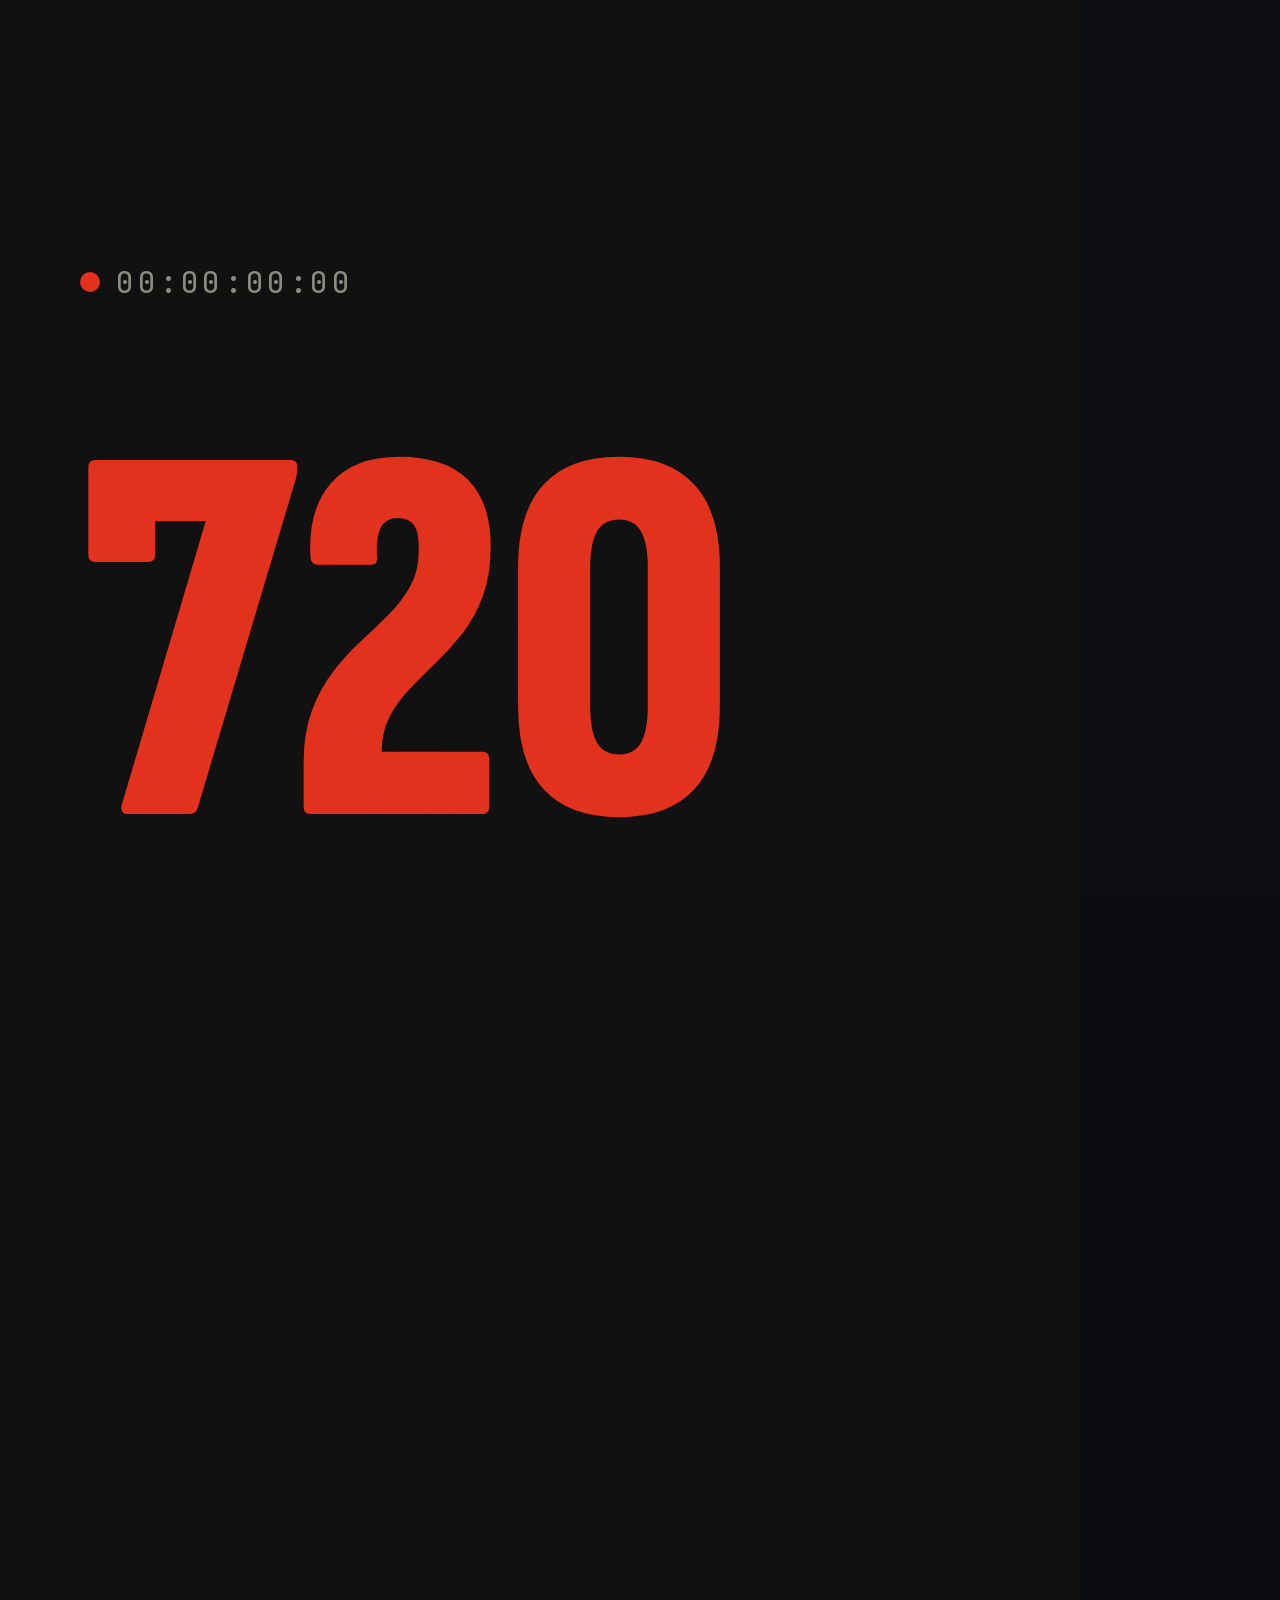
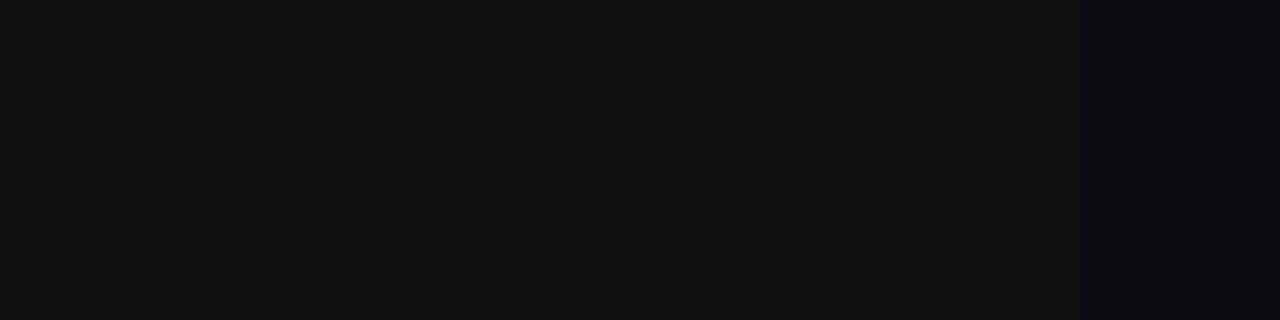
<file: demo/shorts.html>
<!doctype html>
<html lang="en">
<head>
<meta charset="utf-8">
<title>Shorts demo</title>
<script>window.MG_CONFIG = window.MG_CONFIG || { size: [1080, 1920], fps: 60, duration: 12 };</script>
<link rel="stylesheet" href="../assets/fonts/fonts.css">
<link rel="stylesheet" href="../skills/motion-graphics/engine/runtime.css">
<script src="../skills/motion-graphics/engine/runtime.js"></script>
<style>
  :root { --ink: #eceae4; --bg: #101010; --red: #e2311d; --amber: #f0a332; --dim: #8d8a82; --card: #1a1a19; }
  body { background: var(--bg); color: var(--ink); font-family: "Sofia Sans", sans-serif; }
  .sh-grain { position: absolute; inset: 0; opacity: .07; mix-blend-mode: overlay;
    background-image: url("data:image/svg+xml,%3Csvg xmlns='http://www.w3.org/2000/svg' width='220' height='220'%3E%3Cfilter id='n'%3E%3CfeTurbulence type='fractalNoise' baseFrequency='.9' numOctaves='3' stitchTiles='stitch'/%3E%3C/filter%3E%3Crect width='100%25' height='100%25' filter='url(%23n)'/%3E%3C/svg%3E"); }
  .sh-d { font-family: "Sofia Sans Extra Condensed", sans-serif; font-weight: 850; text-transform: uppercase;
    line-height: .86; white-space: nowrap; }
  .sh-m { font-family: "JetBrains Mono", monospace; }
  .sh-rec { position: absolute; left: 80px; top: 262px; display: flex; gap: 16px; align-items: center;
    font-size: 30px; letter-spacing: .12em; color: var(--dim); }
  .sh-rec i { width: 20px; height: 20px; border-radius: 50%; background: var(--red); display: block; }

  .sh-a { position: absolute; left: 80px; top: 420px; }
  .sh-num { font-size: 540px; color: var(--red); transform-origin: 0 80%; display: block; }
  .sh-a-mask { overflow: hidden; }
  .sh-word { font-size: 200px; display: block; }
  .sh-sub { margin-top: 40px; font-size: 58px; font-weight: 600; color: var(--dim); }

  .sh-b-cap { position: absolute; left: 80px; top: 400px; font-size: 140px; }
  .sh-t { position: absolute; left: 80px; top: 780px; font-size: 150px; font-weight: 700; font-feature-settings: "tnum"; }
  .sh-t small { color: var(--amber); }
  .sh-path { position: absolute; left: 80px; top: 1060px; width: 820px; height: 320px;
    border-top: 2px dashed #2f2e2b; border-bottom: 2px dashed #2f2e2b; }
  .sh-dot { position: absolute; width: 64px; height: 64px; border-radius: 50%; background: var(--red); margin: -32px 0 0 -32px; }
  .sh-ghost { position: absolute; width: 22px; height: 22px; border-radius: 50%; background: var(--amber); margin: -11px 0 0 -11px; }

  .sh-c-cap { position: absolute; left: 80px; top: 360px; font-size: 128px; }
  .sh-frame { position: absolute; left: 80px; width: 820px; height: 300px; border-radius: 26px; background: var(--card);
    border: 2px solid #2f2e2b; overflow: hidden; }
  .sh-frame b { position: absolute; left: 32px; top: 24px; font-size: 30px; font-weight: 400; color: var(--dim); }
  .sh-frame i { position: absolute; width: 84px; height: 84px; border-radius: 50%; background: var(--red); left: 520px; top: 150px; }
  .sh-frame span { position: absolute; left: 32px; bottom: 24px; font-size: 30px; color: var(--amber); }
  .sh-eq { position: absolute; left: 80px; top: 1010px; display: flex; align-items: center; gap: 30px; font-size: 92px; }
  .sh-check { width: 92px; height: 92px; border-radius: 50%; background: var(--amber); position: relative; }
  .sh-check::after { content: ""; position: absolute; left: 30px; top: 18px; width: 24px; height: 44px;
    border: solid var(--bg); border-width: 0 12px 12px 0; transform: rotate(45deg); }

  .sh-d-words { position: absolute; left: 80px; top: 430px; }
  .sh-d-words div { font-size: 190px; }
  .sh-d-words div:nth-child(even) { color: var(--amber); }
</style>
</head>
<body>

<div class="sh-a" id="a">
  <div class="sh-d sh-num" id="num">720</div>
  <div class="sh-a-mask"><span class="sh-d sh-word" id="word">screenshots</span></div>
  <div class="sh-sub" id="sub">make one 12-second video.</div>
</div>

<div id="b">
  <div class="sh-d sh-b-cap" id="bcap">Every frame<br>is a function of</div>
  <div class="sh-m sh-t" id="tval">t = <small id="tnum">0.000</small></div>
  <div class="sh-path" id="path"></div>
</div>

<div id="c">
  <div class="sh-d sh-c-cap" id="ccap">Same t.<br>Same pixels.</div>
  <div class="sh-frame" id="f1" style="top:660px"><b class="sh-m">render 1</b><i></i><span class="sh-m">t = 6.400</span></div>
  <div class="sh-frame" id="f2" style="top:1000px"><b class="sh-m">render 2</b><i></i><span class="sh-m">t = 6.400</span></div>
  <div class="sh-eq sh-d" id="eq" style="top:1340px"><div class="sh-check" id="check"></div>identical</div>
</div>

<div class="sh-d-words" id="d">
  <div class="sh-d" id="w1">So an agent</div>
  <div class="sh-d" id="w2">can direct</div>
  <div class="sh-d" id="w3">the whole</div>
  <div class="sh-d" id="w4">edit.</div>
</div>

<div class="sh-grain"></div>
<div class="sh-rec sh-m"><i id="dot"></i><span id="tc">00:00:00:00</span></div>
<script>
  const $ = (s) => document.getElementById(s);
  const { prog, spring, set } = MG;
  const slam = (t, k = 420) => spring(t, { stiffness: k, damping: 1.2 * Math.sqrt(k) });
  const glide = (t, k = 160) => spring(t, { stiffness: k, damping: 1.75 * Math.sqrt(k) });
  const pad = (n) => String(n).padStart(2, "0");

  MG.always((t) => {
    $("tc").textContent = `00:00:${pad(Math.floor(t))}:${pad(Math.floor(t * 60) % 60)}`;
    $("dot").style.opacity = Math.floor(t * 2) % 2 ? 0.25 : 1;
  });

  // Hook. Drawn from one place so the last frames can rebuild the first and the Short loops.
  const drawA = (l) => {
    const t = l + 0.14;
    const p = slam(t, 380);
    set($("num"), { s: 1.14 - 0.14 * p, o: prog(t, 0, 0.08) });
    set($("word"), { y: (1 - prog(t, 0.45, 1.0, "outExpo")) * 230 });
    set($("sub"), { y: (1 - glide(t - 0.9, 200)) * 50, o: prog(t, 0.9, 1.1) });
  };
  MG.always((t) => {
    let l = null;
    if (t < 2.6) l = t;
    else if (t >= 11.7) l = t - 12;
    $("a").style.visibility = l === null ? "hidden" : "visible";
    if (l === null) return;
    drawA(l);
    const out = t < 2.6 ? prog(t, 2.3, 2.6, "inCubic") : 0;
    set($("a"), { y: -out * 300, o: 1 - out, blur: out * 18 });
  });

  // Every frame is a function of t.
  const ghosts = [...Array(12)].map(() => MG.el("div", { class: "sh-ghost" }, $("path")));
  const dot = MG.el("div", { class: "sh-dot" }, $("path"));
  const pos = (t) => [((t * 260) % 820), 160 + Math.sin(t * 3.2) * 120];
  MG.scene(2.5, 5.35, (l, t) => {
    set($("bcap"), { y: (1 - slam(l, 320)) * -140, o: prog(l, 0, 0.2) });
    set($("tval"), { x: (1 - glide(l - 0.15, 220)) * -300, o: prog(l, 0.15, 0.35) });
    $("tnum").textContent = t.toFixed(3);
    const [x, y] = pos(l);
    set(dot, { x, y, s: slam(l - 0.3) });
    ghosts.forEach((g, i) => {
      const tg = l - (i + 1) * 0.09;
      const [gx, gy] = pos(Math.max(0, tg));
      set(g, { x: gx, y: gy, o: tg > 0.3 ? 0.6 * (1 - i / 12) : 0 });
    });
    set($("path"), { o: prog(l, 0.25, 0.45) });
    const out = prog(l, 2.55, 2.85, "inCubic");
    set($("b"), { x: out * -1100, o: 1 - out, blur: out * 18 });
  }, $("b"));

  // Same t, same pixels.
  MG.scene(5.25, 8.05, (l) => {
    set($("ccap"), { y: (1 - slam(l, 320)) * -140, o: prog(l, 0, 0.2) });
    set($("f1"), { x: (1 - glide(l - 0.25, 200)) * -900 });
    set($("f2"), { x: (1 - glide(l - 0.45, 200)) * 900 });
    const hit = slam(l - 1.25, 460);
    set($("eq"), { o: prog(l, 1.25, 1.35) });
    set($("check"), { s: hit });
    const flash = Math.max(0, 1 - Math.abs(l - 1.3) * 5);
    ["f1", "f2"].forEach((id) => ($(id).style.borderColor = flash > 0.05 ? `rgba(240,163,50,${flash})` : "#2f2e2b"));
    const out = prog(l, 2.5, 2.8, "inCubic");
    set($("c"), { y: out * -400, o: 1 - out, blur: out * 18 });
  }, $("c"));

  // So an agent can direct the whole edit.
  const words = ["w1", "w2", "w3", "w4"].map($);
  MG.scene(7.95, 11.75, (l) => {
    words.forEach((w, i) => {
      const at = i * 0.32;
      set(w, { x: (1 - slam(l - at, 360)) * -700, o: prog(l, at, at + 0.1) });
    });
    set($("d"), { s: 1 + l * 0.012 });
    const out = prog(l, 3.35, 3.75, "inCubic");
    set($("d"), { y: out * 260, o: 1 - out, blur: out * 18, s: 1 + l * 0.012 });
  }, $("d"));

  MG.ready();
</script>
</body>
</html>
</file>
<file: assets/fonts/fonts.css>
@font-face { font-family: "Sofia Sans Extra Condensed"; src: url("sofia-sans-extra-condensed.woff2") format("woff2"); font-weight: 500 900; font-display: block; }
@font-face { font-family: "Sofia Sans"; src: url("sofia-sans.woff2") format("woff2"); font-weight: 400 700; font-display: swap; }
@font-face { font-family: "JetBrains Mono"; src: url("jetbrains-mono.woff2") format("woff2"); font-weight: 400 700; font-display: swap; }
@font-face { font-family: "Covered By Your Grace"; src: url("covered-by-your-grace.woff2") format("woff2"); font-display: block; }
</file>
<file: skills/motion-graphics/engine/runtime.css>
/* Base stage for motion compositions. Declare fonts in the composition with
   @font-face pointing at local files you are licensed to use. */
* { box-sizing: border-box; margin: 0; padding: 0; }
html, body {
  width: var(--W, 1080px);
  height: var(--H, 1920px);
  overflow: hidden;
  background: #0b0d12;
  color: #f5f3ee;
  font-family: -apple-system, "SF Pro Display", "Inter", "Pretendard", "Segoe UI", Roboto, sans-serif;
  -webkit-font-smoothing: antialiased;
  font-kerning: normal;
  word-break: keep-all;
}
.mg-ch { display: inline-block; will-change: transform, opacity; }
.mg-layer { position: absolute; inset: 0; }
.mg-center { position: absolute; inset: 0; display: grid; place-items: center; text-align: center; }

/* Default caption for narrated vertical compositions: above the bottom UI block. */
.mg-caption {
  position: absolute;
  left: 60px;
  right: 200px;
  bottom: 520px;
  display: flex;
  flex-direction: column;
  align-items: center;
  gap: 6px;
  text-align: center;
  font-weight: 800;
  font-size: 58px;
  line-height: 1.18;
  z-index: 50;
}
.mg-caption span {
  padding: 4px 16px;
  background: rgba(8, 9, 12, 0.72);
  border-radius: 10px;
}

.mg-guides > div {
  position: absolute;
  background: rgba(255, 0, 80, 0.22);
  outline: 2px dashed rgba(255, 0, 80, 0.8);
  z-index: 999;
  pointer-events: none;
}
</file>
